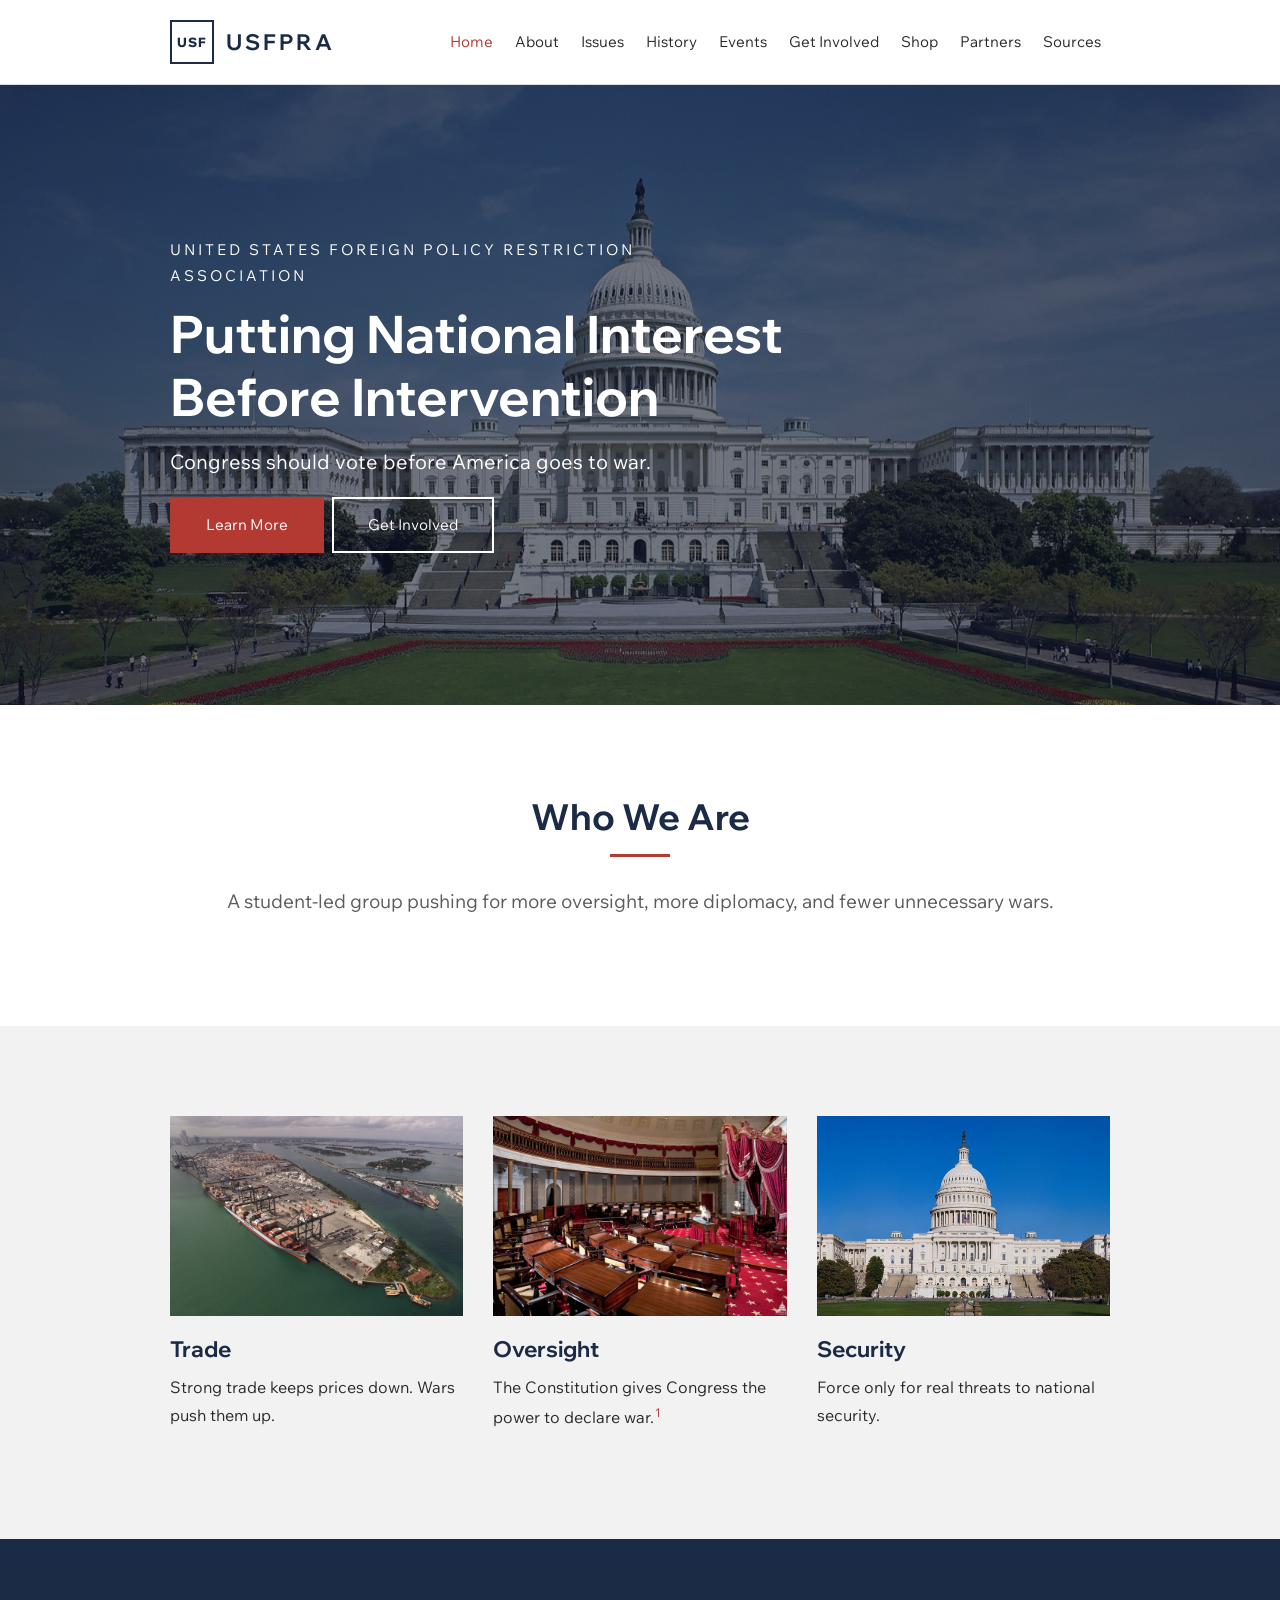
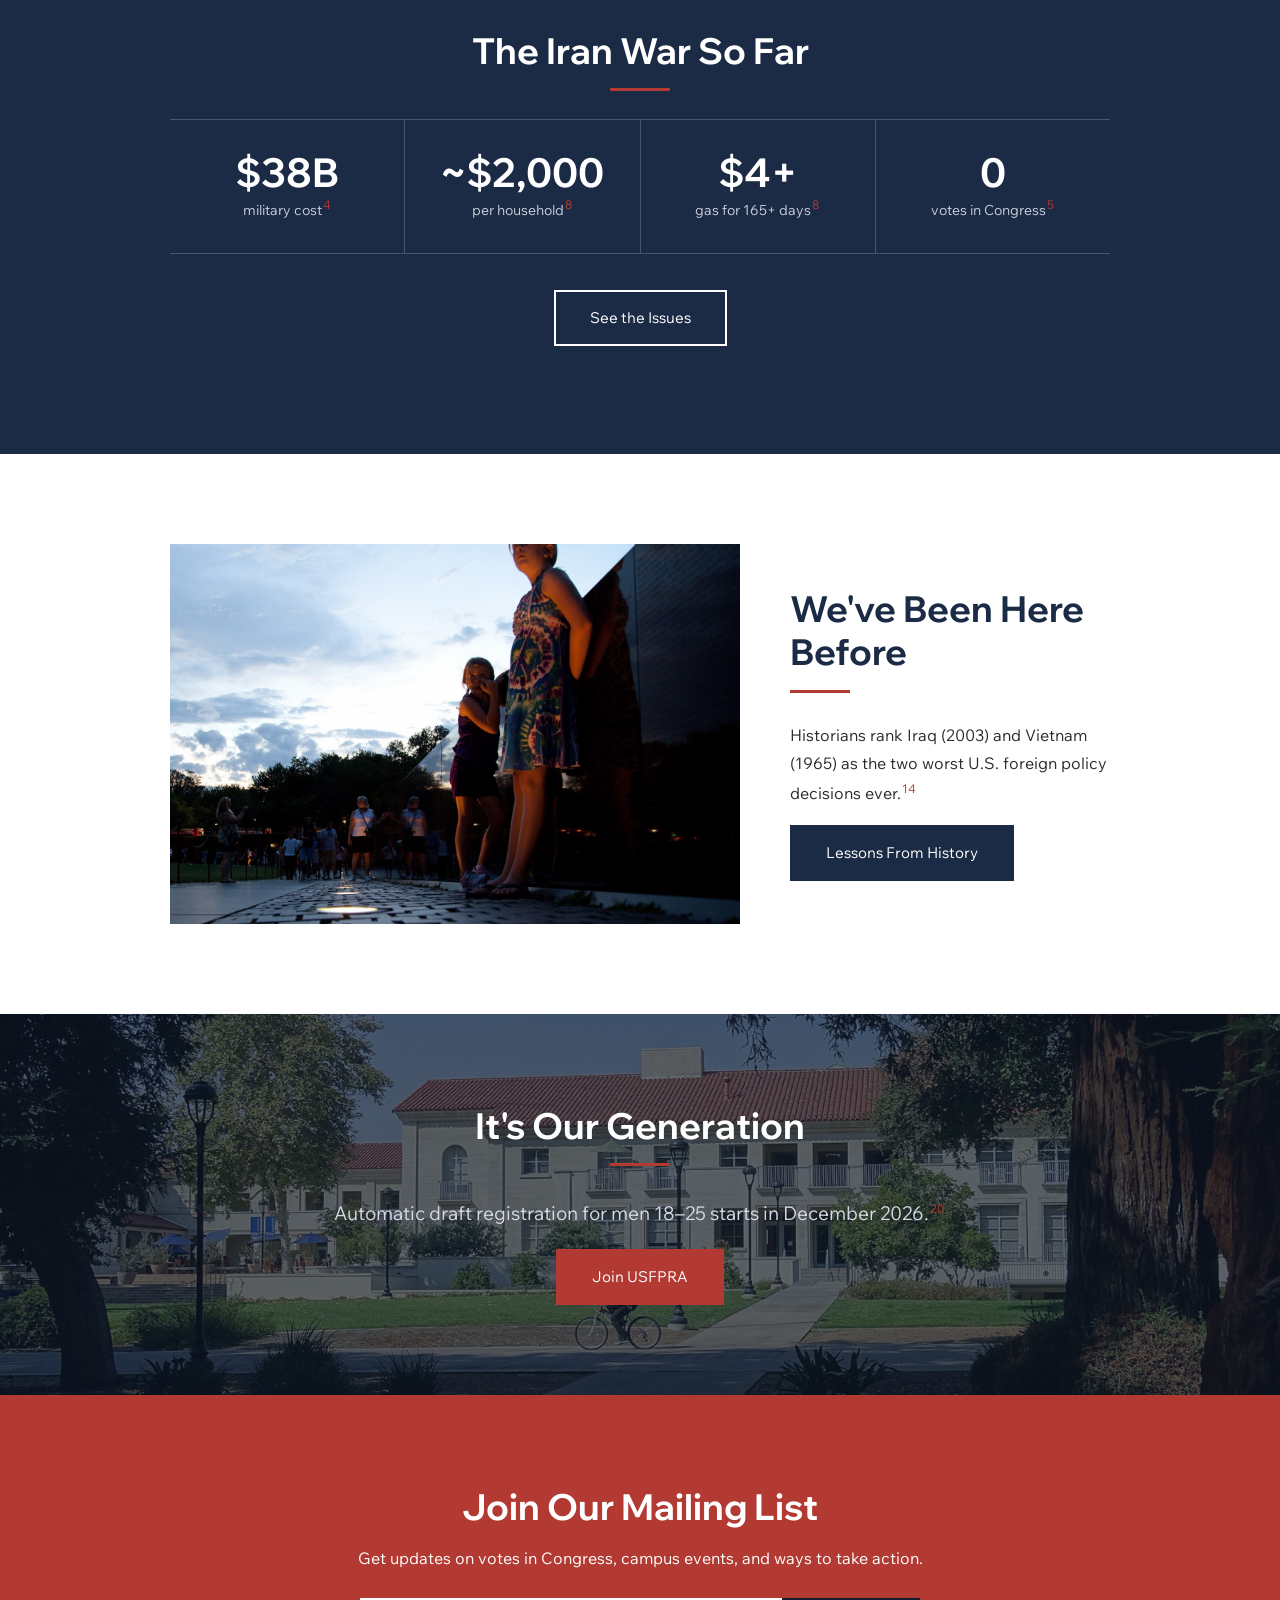
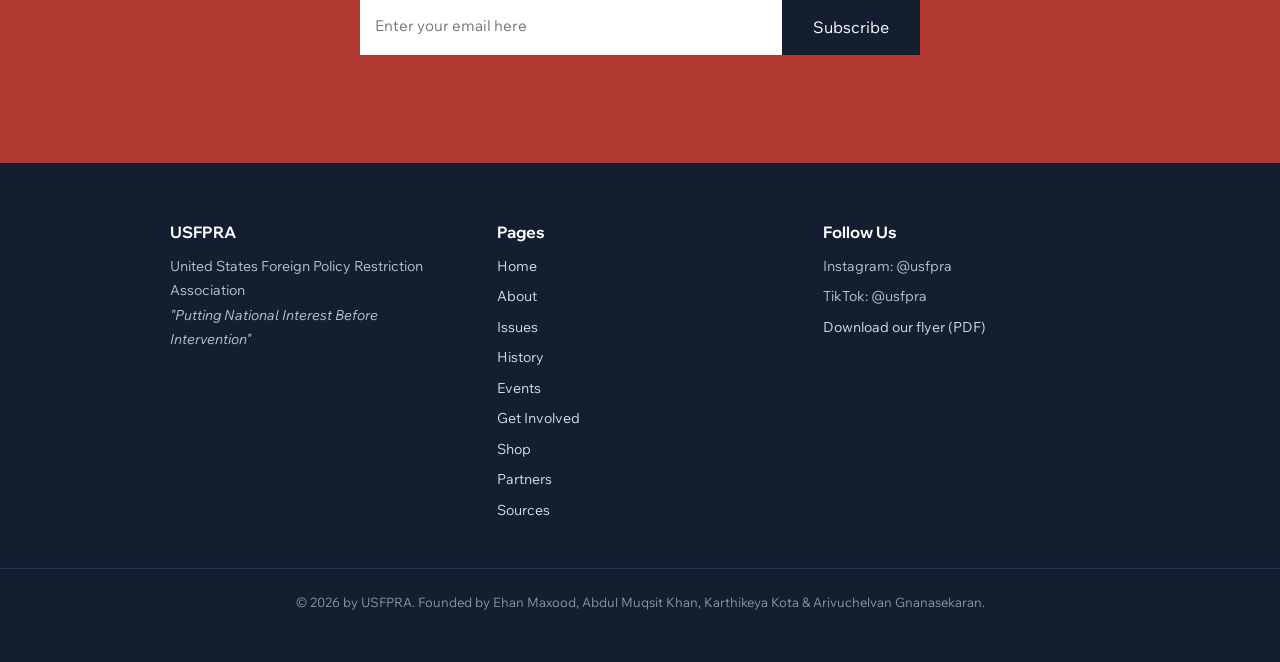
<file: index.html>
<!DOCTYPE html>
<html lang="en">
<head>
<meta charset="utf-8">
<meta name="viewport" content="width=device-width, initial-scale=1">
<title>USFPRA | United States Foreign Policy Restriction Association</title>
<meta name="description" content="USFPRA is a student-led interest group calling for congressional oversight, diplomacy, and transparency in U.S. foreign policy.">
<link rel="preconnect" href="https://fonts.googleapis.com">
<link rel="preconnect" href="https://fonts.gstatic.com" crossorigin>
<link href="https://fonts.googleapis.com/css2?family=Wix+Madefor+Display:wght@500;600;700;800&family=Wix+Madefor+Text:ital,wght@0,400;0,600;1,400&display=swap" rel="stylesheet">
<link rel="stylesheet" href="style.css?v=1792966516">
<link rel="icon" href="data:image/svg+xml,%3Csvg xmlns='http://www.w3.org/2000/svg' viewBox='0 0 32 32'%3E%3Crect width='32' height='32' fill='%231c2b45'/%3E%3Ctext x='16' y='21' font-family='Arial' font-weight='700' font-size='11' fill='white' text-anchor='middle'%3EUSF%3C/text%3E%3C/svg%3E">
</head>
<body>
<header class="site-header">
  <div class="container">
    <a class="logo" href="index.html">
      <span class="logo-mark">USF</span>
      <span class="logo-text"><b>USFPRA</b></span>
    </a>
    <button class="nav-toggle" aria-label="Menu" aria-expanded="false"><span></span><span></span><span></span></button>
    <nav class="main-nav">
      <ul>
        <li><a href="index.html" class="active" aria-current="page">Home</a></li>
        <li><a href="about.html">About</a></li>
        <li><a href="issues.html">Issues</a></li>
        <li><a href="history.html">History</a></li>
        <li><a href="events.html">Events</a></li>
        <li><a href="get-involved.html">Get Involved</a></li>
        <li><a href="shop.html">Shop</a></li>
        <li><a href="partners.html">Partners</a></li>
        <li><a href="sources.html">Sources</a></li>
      </ul>
    </nav>
  </div>
</header>
<main>
<section class="hero" style="background-image:url('img/capitol.jpg')">
  <div class="container">
    <p class="tagline">United States Foreign Policy Restriction Association</p>
    <h1>Putting National Interest Before Intervention</h1>
    <p>Congress should vote before America goes to war.</p>
    <a class="btn" href="about.html">Learn More</a>&nbsp;
    <a class="btn btn-outline" href="get-involved.html">Get Involved</a>
  </div>
</section>

<section class="strip">
  <div class="container center reveal">
    <h2>Who We Are</h2>
    <hr class="divider">
    <p class="lead">A student-led group pushing for more oversight, more diplomacy, and fewer unnecessary wars.</p>
  </div>
</section>

<section class="strip strip-gray">
  <div class="container">
    <div class="cols-3">
      <div class="item reveal">
        <img src="img/trade.jpg" alt="Cargo ships at the Port of Miami">
        <h3>Trade</h3>
        <p>Strong trade keeps prices down. Wars push them up.</p>
      </div>
      <div class="item reveal">
        <img src="img/senate.jpg" alt="The Old Senate Chamber">
        <h3>Oversight</h3>
        <p>The Constitution gives Congress the power to declare war.<sup><a href="sources.html#s1">1</a></sup></p>
      </div>
      <div class="item reveal">
        <img src="img/capitol-full.jpg" alt="The U.S. Capitol">
        <h3>Security</h3>
        <p>Force only for real threats to national security.</p>
      </div>
    </div>
  </div>
</section>

<section class="strip strip-navy">
  <div class="container">
    <div class="center reveal">
      <h2>The Iran War So Far</h2>
      <hr class="divider">
    </div>
    <div class="numbers reveal">
      <div><b>$38B</b><span>military cost<sup><a href="sources.html#s4">4</a></sup></span></div>
      <div><b>~$2,000</b><span>per household<sup><a href="sources.html#s8">8</a></sup></span></div>
      <div><b>$4+</b><span>gas for 165+ days<sup><a href="sources.html#s8">8</a></sup></span></div>
      <div><b>0</b><span>votes in Congress<sup><a href="sources.html#s5">5</a></sup></span></div>
    </div>
    <p class="center" style="margin-top:36px"><a class="btn btn-outline" href="issues.html">See the Issues</a></p>
  </div>
</section>

<section class="strip">
  <div class="container">
    <div class="split reveal">
      <img src="img/memorial.jpg" alt="The Vietnam Veterans Memorial">
      <div>
        <h2>We've Been Here Before</h2>
        <hr class="divider">
        <p>Historians rank Iraq (2003) and Vietnam (1965) as the two worst U.S. foreign policy decisions ever.<sup><a href="sources.html#s14">14</a></sup></p>
        <a class="btn btn-navy" href="history.html">Lessons From History</a>
      </div>
    </div>
  </div>
</section>

<section class="strip strip-photo" style="background-image:url('img/campus.jpg')">
  <div class="container center reveal">
    <h2>It's Our Generation</h2>
    <hr class="divider">
    <p class="lead">Automatic draft registration for men 18–25 starts in December 2026.<sup><a href="sources.html#s20">20</a></sup></p>
    <a class="btn" href="get-involved.html">Join USFPRA</a>
  </div>
</section>
</main>

<section class="strip strip-red center">
  <div class="container">
    <h2>Join Our Mailing List</h2>
    <p>Get updates on votes in Congress, campus events, and ways to take action.</p>
    <form class="subscribe-form" name="newsletter" method="POST" data-netlify="true" netlify-honeypot="bot-field">
      <input type="hidden" name="form-name" value="newsletter">
      <p hidden><label>Don't fill this out: <input name="bot-field"></label></p>
      <div class="subscribe">
        <input type="email" name="email" placeholder="Enter your email here" aria-label="Email" required>
        <button type="submit">Subscribe</button>
      </div>
      <p class="form-msg" aria-live="polite"></p>
    </form>
  </div>
</section>

<footer class="site-footer">
  <div class="container">
    <div>
      <h4>USFPRA</h4>
      <p>United States Foreign Policy Restriction Association<br>
      <em>"Putting National Interest Before Intervention"</em></p>
    </div>
    <div>
      <h4>Pages</h4>
      <ul>
        <li><a href="index.html">Home</a></li>
        <li><a href="about.html">About</a></li>
        <li><a href="issues.html">Issues</a></li>
        <li><a href="history.html">History</a></li>
        <li><a href="events.html">Events</a></li>
        <li><a href="get-involved.html">Get Involved</a></li>
        <li><a href="shop.html">Shop</a></li>
        <li><a href="partners.html">Partners</a></li>
        <li><a href="sources.html">Sources</a></li>
      </ul>
    </div>
    <div>
      <h4>Follow Us</h4>
      <ul>
        <li>Instagram: @usfpra</li>
        <li>TikTok: @usfpra</li>
        <li><a href="USFPRA-Flyer.pdf">Download our flyer (PDF)</a></li>
      </ul>
    </div>
  </div>
  <p class="copyright">&copy; <span class="year">2026</span> by USFPRA. Founded by Ehan Maxood, Abdul Muqsit Khan, Karthikeya Kota &amp; Arivuchelvan Gnanasekaran.</p>
</footer>
<script src="main.js?v=1792966516"></script>
</body>
</html>
</file>
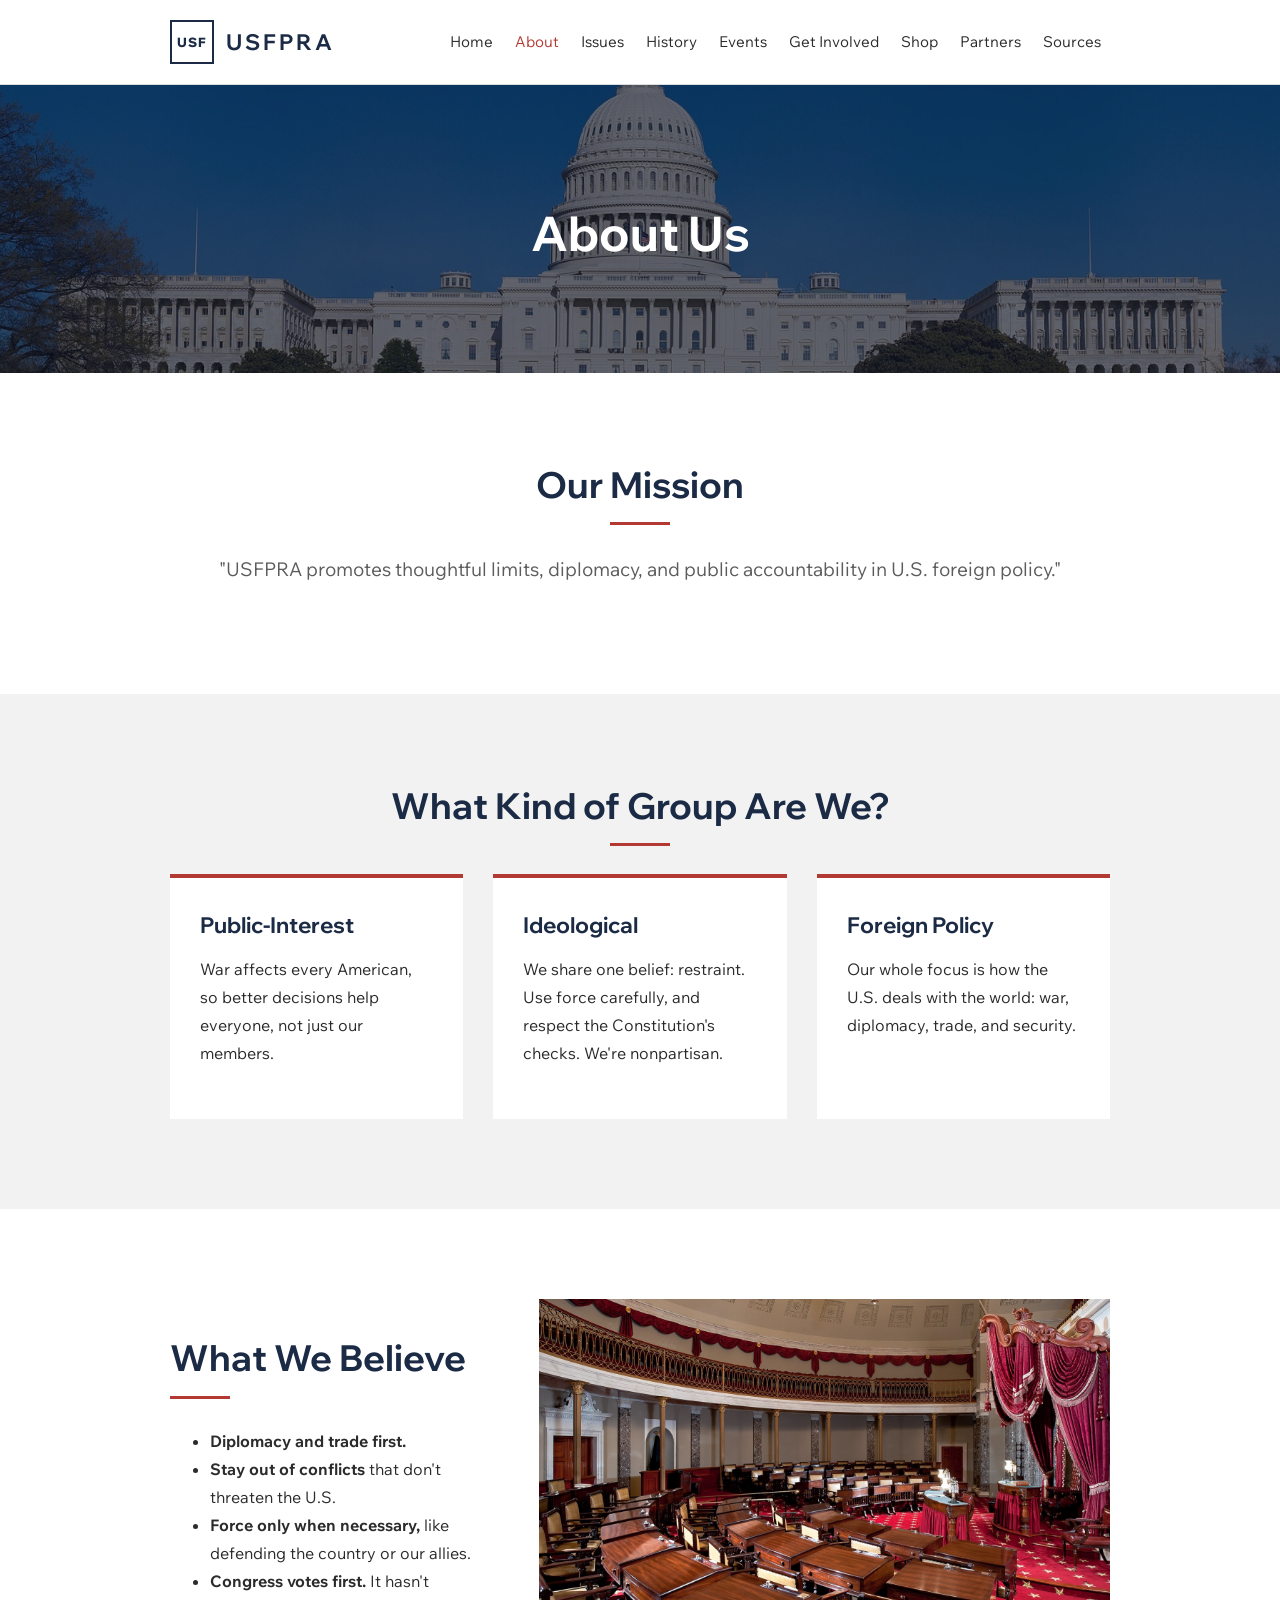
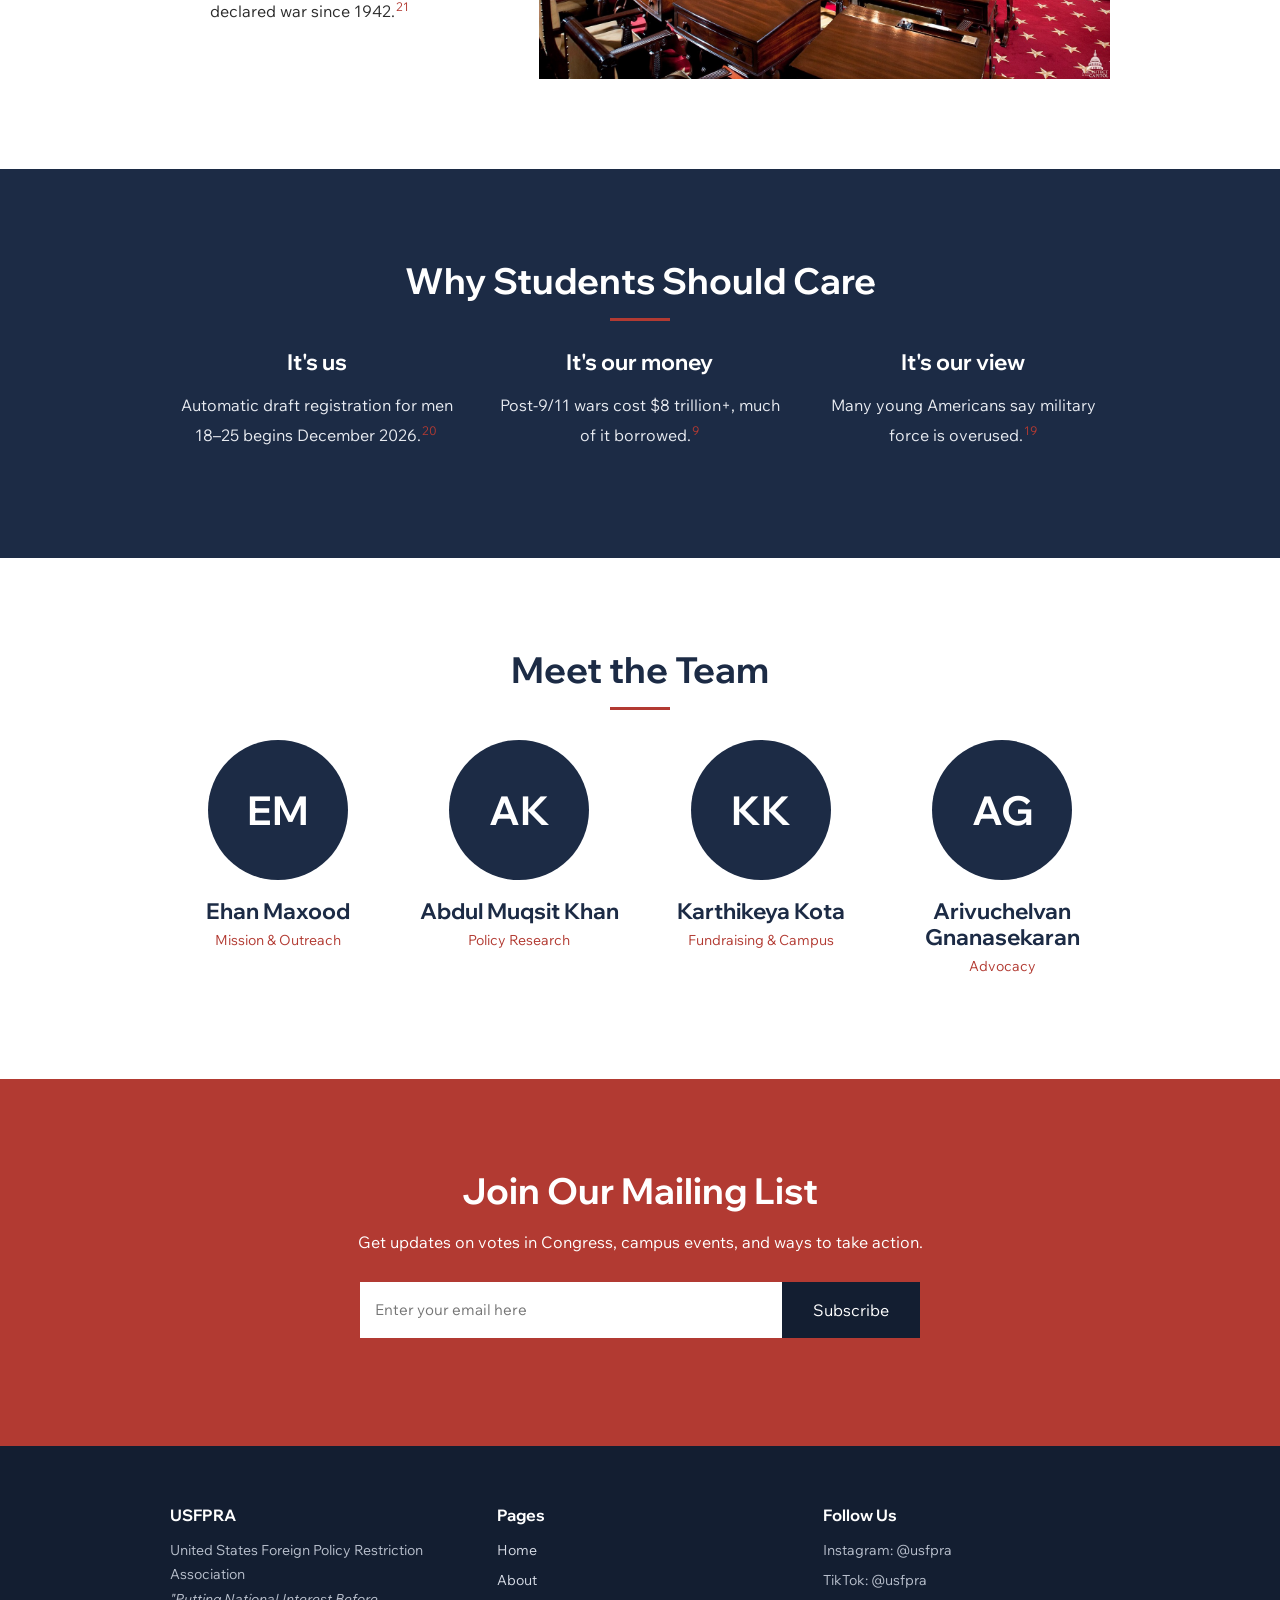
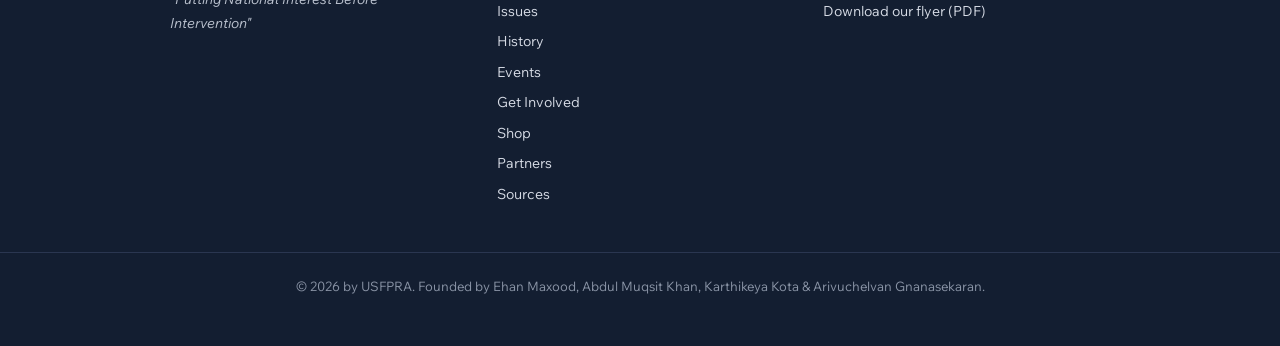
<file: about.html>
<!DOCTYPE html>
<html lang="en">
<head>
<meta charset="utf-8">
<meta name="viewport" content="width=device-width, initial-scale=1">
<title>About Us | USFPRA</title>
<meta name="description" content="USFPRA's mission, what kind of interest group we are, what we believe, and who we are.">
<link rel="preconnect" href="https://fonts.googleapis.com">
<link rel="preconnect" href="https://fonts.gstatic.com" crossorigin>
<link href="https://fonts.googleapis.com/css2?family=Wix+Madefor+Display:wght@500;600;700;800&family=Wix+Madefor+Text:ital,wght@0,400;0,600;1,400&display=swap" rel="stylesheet">
<link rel="stylesheet" href="style.css?v=1792966516">
<link rel="icon" href="data:image/svg+xml,%3Csvg xmlns='http://www.w3.org/2000/svg' viewBox='0 0 32 32'%3E%3Crect width='32' height='32' fill='%231c2b45'/%3E%3Ctext x='16' y='21' font-family='Arial' font-weight='700' font-size='11' fill='white' text-anchor='middle'%3EUSF%3C/text%3E%3C/svg%3E">
</head>
<body>
<header class="site-header">
  <div class="container">
    <a class="logo" href="index.html">
      <span class="logo-mark">USF</span>
      <span class="logo-text"><b>USFPRA</b></span>
    </a>
    <button class="nav-toggle" aria-label="Menu" aria-expanded="false"><span></span><span></span><span></span></button>
    <nav class="main-nav">
      <ul>
        <li><a href="index.html">Home</a></li>
        <li><a href="about.html" class="active" aria-current="page">About</a></li>
        <li><a href="issues.html">Issues</a></li>
        <li><a href="history.html">History</a></li>
        <li><a href="events.html">Events</a></li>
        <li><a href="get-involved.html">Get Involved</a></li>
        <li><a href="shop.html">Shop</a></li>
        <li><a href="partners.html">Partners</a></li>
        <li><a href="sources.html">Sources</a></li>
      </ul>
    </nav>
  </div>
</header>
<main>
<section class="page-banner" style="background-image:url('img/capitol-full.jpg')">
  <div class="container">
    <h1>About Us</h1>
  </div>
</section>

<section class="strip">
  <div class="container center reveal">
    <h2>Our Mission</h2>
    <hr class="divider">
    <p class="lead">"USFPRA promotes thoughtful limits, diplomacy, and public accountability in U.S. foreign policy."</p>
  </div>
</section>

<section class="strip strip-gray">
  <div class="container">
    <div class="center reveal">
      <h2>What Kind of Group Are We?</h2>
      <hr class="divider">
    </div>
    <div class="cols-3">
      <div class="box reveal">
        <h3>Public-Interest</h3>
        <p>War affects every American, so better decisions help everyone, not just our members.</p>
      </div>
      <div class="box reveal">
        <h3>Ideological</h3>
        <p>We share one belief: restraint. Use force carefully, and respect the Constitution's checks. We're nonpartisan.</p>
      </div>
      <div class="box reveal">
        <h3>Foreign Policy</h3>
        <p>Our whole focus is how the U.S. deals with the world: war, diplomacy, trade, and security.</p>
      </div>
    </div>
  </div>
</section>

<section class="strip">
  <div class="container">
    <div class="split reveal">
      <div>
        <h2>What We Believe</h2>
        <hr class="divider">
        <ul>
          <li><strong>Diplomacy and trade first.</strong></li>
          <li><strong>Stay out of conflicts</strong> that don't threaten the U.S.</li>
          <li><strong>Force only when necessary,</strong> like defending the country or our allies.</li>
          <li><strong>Congress votes first.</strong> It hasn't declared war since 1942.<sup><a href="sources.html#s21">21</a></sup></li>
        </ul>
      </div>
      <img src="img/senate.jpg" alt="The Old Senate Chamber">
    </div>
  </div>
</section>

<section class="strip strip-navy">
  <div class="container">
    <div class="center reveal">
      <h2>Why Students Should Care</h2>
      <hr class="divider">
    </div>
    <div class="cols-3 center">
      <div class="reveal"><h3>It's us</h3><p>Automatic draft registration for men 18–25 begins December 2026.<sup><a href="sources.html#s20">20</a></sup></p></div>
      <div class="reveal"><h3>It's our money</h3><p>Post-9/11 wars cost $8 trillion+, much of it borrowed.<sup><a href="sources.html#s9">9</a></sup></p></div>
      <div class="reveal"><h3>It's our view</h3><p>Many young Americans say military force is overused.<sup><a href="sources.html#s19">19</a></sup></p></div>
    </div>
  </div>
</section>

<section class="strip">
  <div class="container">
    <div class="center reveal">
      <h2>Meet the Team</h2>
      <hr class="divider">
    </div>
    <div class="team" style="margin-top:30px">
      <div class="reveal"><div class="avatar">EM</div><h3>Ehan Maxood</h3><p class="role">Mission &amp; Outreach</p></div>
      <div class="reveal"><div class="avatar">AK</div><h3>Abdul Muqsit Khan</h3><p class="role">Policy Research</p></div>
      <div class="reveal"><div class="avatar">KK</div><h3>Karthikeya Kota</h3><p class="role">Fundraising &amp; Campus</p></div>
      <div class="reveal"><div class="avatar">AG</div><h3>Arivuchelvan Gnanasekaran</h3><p class="role">Advocacy</p></div>
    </div>
  </div>
</section>
</main>

<section class="strip strip-red center">
  <div class="container">
    <h2>Join Our Mailing List</h2>
    <p>Get updates on votes in Congress, campus events, and ways to take action.</p>
    <form class="subscribe-form" name="newsletter" method="POST" data-netlify="true" netlify-honeypot="bot-field">
      <input type="hidden" name="form-name" value="newsletter">
      <p hidden><label>Don't fill this out: <input name="bot-field"></label></p>
      <div class="subscribe">
        <input type="email" name="email" placeholder="Enter your email here" aria-label="Email" required>
        <button type="submit">Subscribe</button>
      </div>
      <p class="form-msg" aria-live="polite"></p>
    </form>
  </div>
</section>

<footer class="site-footer">
  <div class="container">
    <div>
      <h4>USFPRA</h4>
      <p>United States Foreign Policy Restriction Association<br>
      <em>"Putting National Interest Before Intervention"</em></p>
    </div>
    <div>
      <h4>Pages</h4>
      <ul>
        <li><a href="index.html">Home</a></li>
        <li><a href="about.html">About</a></li>
        <li><a href="issues.html">Issues</a></li>
        <li><a href="history.html">History</a></li>
        <li><a href="events.html">Events</a></li>
        <li><a href="get-involved.html">Get Involved</a></li>
        <li><a href="shop.html">Shop</a></li>
        <li><a href="partners.html">Partners</a></li>
        <li><a href="sources.html">Sources</a></li>
      </ul>
    </div>
    <div>
      <h4>Follow Us</h4>
      <ul>
        <li>Instagram: @usfpra</li>
        <li>TikTok: @usfpra</li>
        <li><a href="USFPRA-Flyer.pdf">Download our flyer (PDF)</a></li>
      </ul>
    </div>
  </div>
  <p class="copyright">&copy; <span class="year">2026</span> by USFPRA. Founded by Ehan Maxood, Abdul Muqsit Khan, Karthikeya Kota &amp; Arivuchelvan Gnanasekaran.</p>
</footer>
<script src="main.js?v=1792966516"></script>
</body>
</html>
</file>
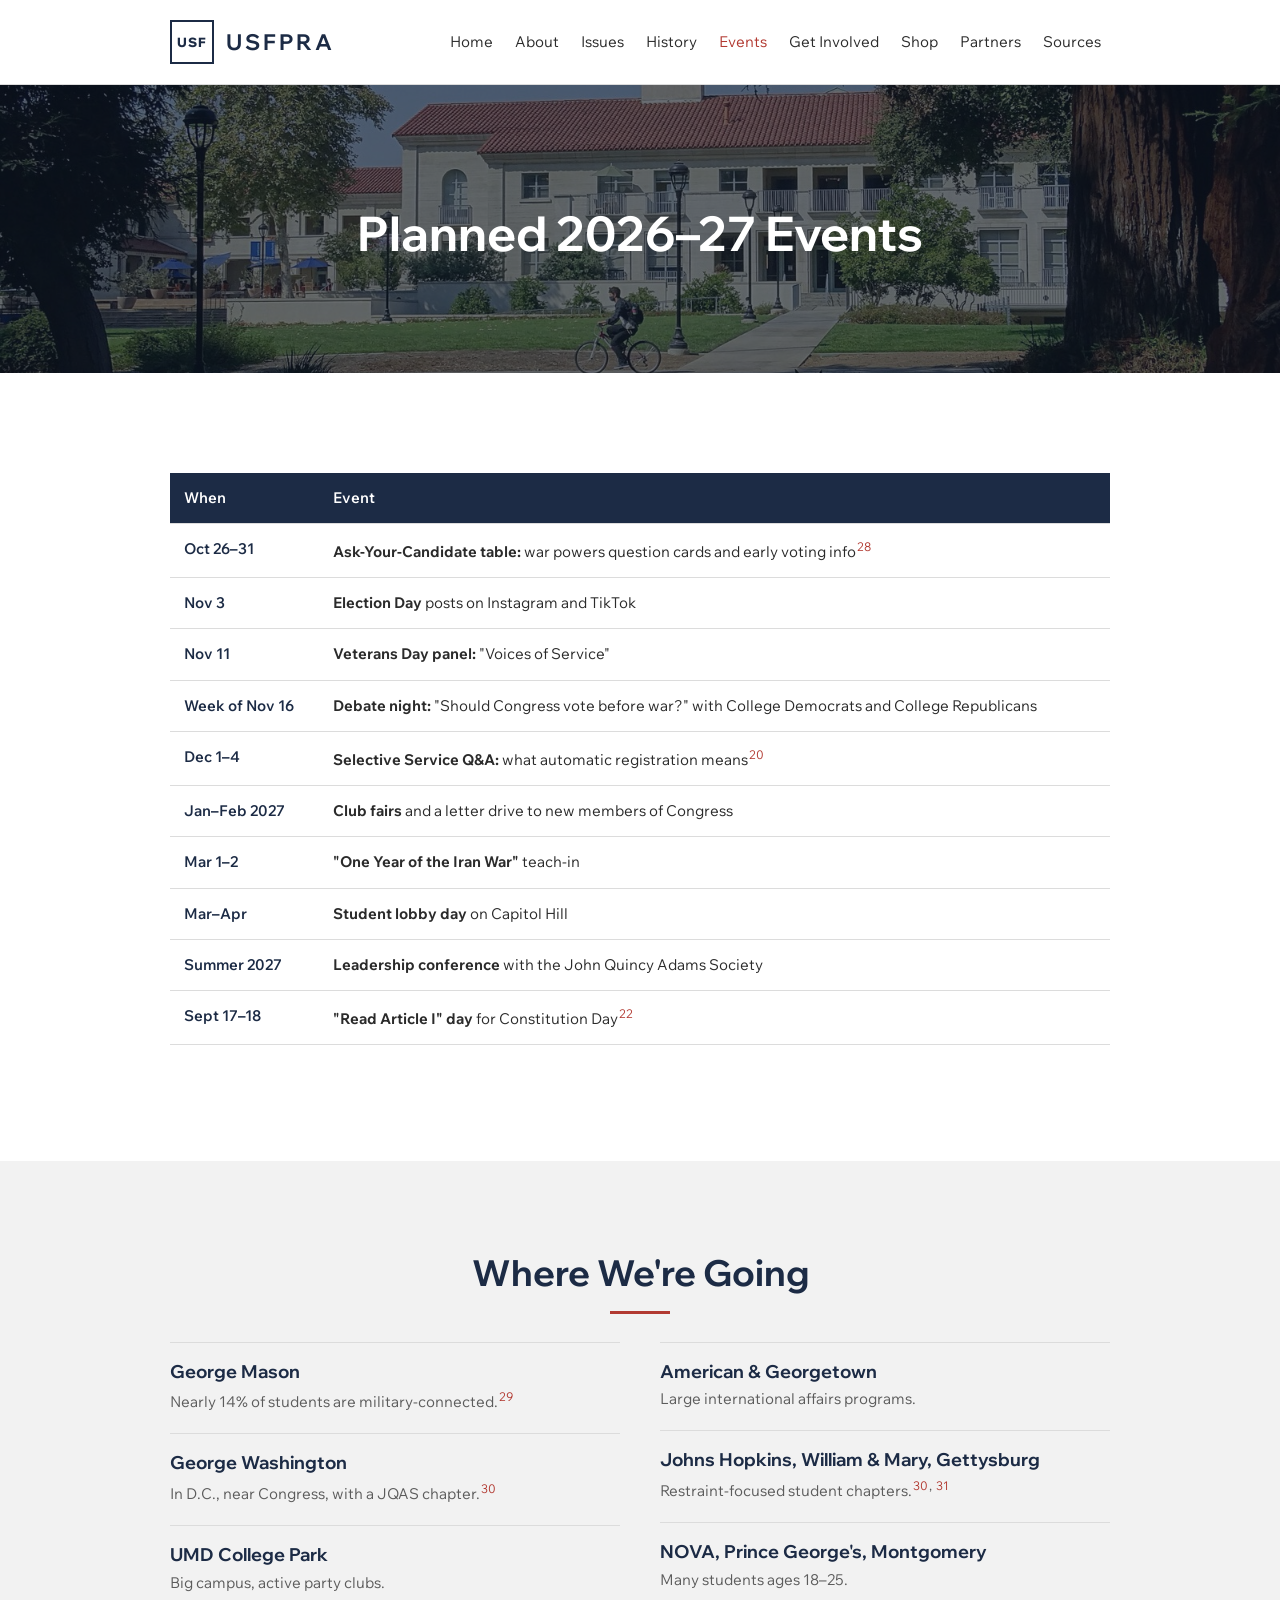
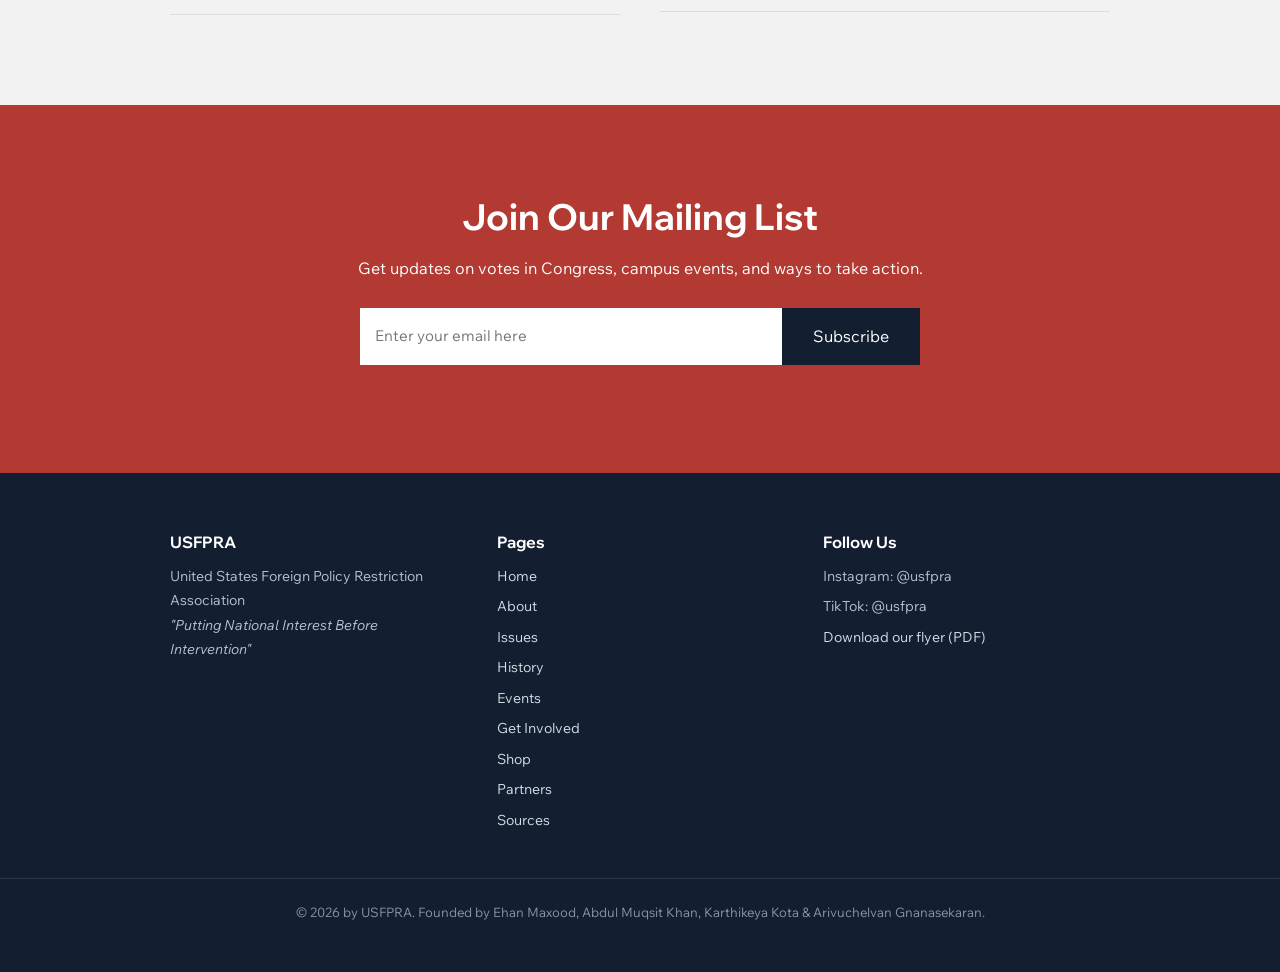
<file: events.html>
<!DOCTYPE html>
<html lang="en">
<head>
<meta charset="utf-8">
<meta name="viewport" content="width=device-width, initial-scale=1">
<title>Events | USFPRA</title>
<meta name="description" content="USFPRA's planned 2026-27 events and the campuses we plan to reach.">
<link rel="preconnect" href="https://fonts.googleapis.com">
<link rel="preconnect" href="https://fonts.gstatic.com" crossorigin>
<link href="https://fonts.googleapis.com/css2?family=Wix+Madefor+Display:wght@500;600;700;800&family=Wix+Madefor+Text:ital,wght@0,400;0,600;1,400&display=swap" rel="stylesheet">
<link rel="stylesheet" href="style.css?v=1792966516">
<link rel="icon" href="data:image/svg+xml,%3Csvg xmlns='http://www.w3.org/2000/svg' viewBox='0 0 32 32'%3E%3Crect width='32' height='32' fill='%231c2b45'/%3E%3Ctext x='16' y='21' font-family='Arial' font-weight='700' font-size='11' fill='white' text-anchor='middle'%3EUSF%3C/text%3E%3C/svg%3E">
</head>
<body>
<header class="site-header">
  <div class="container">
    <a class="logo" href="index.html">
      <span class="logo-mark">USF</span>
      <span class="logo-text"><b>USFPRA</b></span>
    </a>
    <button class="nav-toggle" aria-label="Menu" aria-expanded="false"><span></span><span></span><span></span></button>
    <nav class="main-nav">
      <ul>
        <li><a href="index.html">Home</a></li>
        <li><a href="about.html">About</a></li>
        <li><a href="issues.html">Issues</a></li>
        <li><a href="history.html">History</a></li>
        <li><a href="events.html" class="active" aria-current="page">Events</a></li>
        <li><a href="get-involved.html">Get Involved</a></li>
        <li><a href="shop.html">Shop</a></li>
        <li><a href="partners.html">Partners</a></li>
        <li><a href="sources.html">Sources</a></li>
      </ul>
    </nav>
  </div>
</header>
<main>
<section class="page-banner" style="background-image:url('img/campus.jpg')">
  <div class="container">
    <h1>Planned 2026–27 Events</h1>
  </div>
</section>

<section class="strip">
  <div class="container">
    <div class="reveal" style="overflow-x:auto">
      <table class="simple events">
        <tr><th>When</th><th>Event</th></tr>
        <tr><td>Oct 26–31</td><td><strong>Ask-Your-Candidate table:</strong> war powers question cards and early voting info<sup><a href="sources.html#s28">28</a></sup></td></tr>
        <tr><td>Nov 3</td><td><strong>Election Day</strong> posts on Instagram and TikTok</td></tr>
        <tr><td>Nov 11</td><td><strong>Veterans Day panel:</strong> "Voices of Service"</td></tr>
        <tr><td>Week of Nov 16</td><td><strong>Debate night:</strong> "Should Congress vote before war?" with College Democrats and College Republicans</td></tr>
        <tr><td>Dec 1–4</td><td><strong>Selective Service Q&amp;A:</strong> what automatic registration means<sup><a href="sources.html#s20">20</a></sup></td></tr>
        <tr><td>Jan–Feb 2027</td><td><strong>Club fairs</strong> and a letter drive to new members of Congress</td></tr>
        <tr><td>Mar 1–2</td><td><strong>"One Year of the Iran War"</strong> teach-in</td></tr>
        <tr><td>Mar–Apr</td><td><strong>Student lobby day</strong> on Capitol Hill</td></tr>
        <tr><td>Summer 2027</td><td><strong>Leadership conference</strong> with the John Quincy Adams Society</td></tr>
        <tr><td>Sept 17–18</td><td><strong>"Read Article I" day</strong> for Constitution Day<sup><a href="sources.html#s22">22</a></sup></td></tr>
      </table>
    </div>
  </div>
</section>

<section class="strip strip-gray">
  <div class="container">
    <div class="center reveal">
      <h2>Where We're Going</h2>
      <hr class="divider">
    </div>
    <div class="cols-2 reveal" style="margin-top:20px">
      <div>
        <div class="college"><h4>George Mason</h4><p>Nearly 14% of students are military-connected.<sup><a href="sources.html#s29">29</a></sup></p></div>
        <div class="college"><h4>George Washington</h4><p>In D.C., near Congress, with a JQAS chapter.<sup><a href="sources.html#s30">30</a></sup></p></div>
        <div class="college"><h4>UMD College Park</h4><p>Big campus, active party clubs.</p></div>
      </div>
      <div>
        <div class="college"><h4>American &amp; Georgetown</h4><p>Large international affairs programs.</p></div>
        <div class="college"><h4>Johns Hopkins, William &amp; Mary, Gettysburg</h4><p>Restraint-focused student chapters.<sup><a href="sources.html#s30">30</a>, <a href="sources.html#s31">31</a></sup></p></div>
        <div class="college"><h4>NOVA, Prince George's, Montgomery</h4><p>Many students ages 18–25.</p></div>
      </div>
    </div>
  </div>
</section>
</main>

<section class="strip strip-red center">
  <div class="container">
    <h2>Join Our Mailing List</h2>
    <p>Get updates on votes in Congress, campus events, and ways to take action.</p>
    <form class="subscribe-form" name="newsletter" method="POST" data-netlify="true" netlify-honeypot="bot-field">
      <input type="hidden" name="form-name" value="newsletter">
      <p hidden><label>Don't fill this out: <input name="bot-field"></label></p>
      <div class="subscribe">
        <input type="email" name="email" placeholder="Enter your email here" aria-label="Email" required>
        <button type="submit">Subscribe</button>
      </div>
      <p class="form-msg" aria-live="polite"></p>
    </form>
  </div>
</section>

<footer class="site-footer">
  <div class="container">
    <div>
      <h4>USFPRA</h4>
      <p>United States Foreign Policy Restriction Association<br>
      <em>"Putting National Interest Before Intervention"</em></p>
    </div>
    <div>
      <h4>Pages</h4>
      <ul>
        <li><a href="index.html">Home</a></li>
        <li><a href="about.html">About</a></li>
        <li><a href="issues.html">Issues</a></li>
        <li><a href="history.html">History</a></li>
        <li><a href="events.html">Events</a></li>
        <li><a href="get-involved.html">Get Involved</a></li>
        <li><a href="shop.html">Shop</a></li>
        <li><a href="partners.html">Partners</a></li>
        <li><a href="sources.html">Sources</a></li>
      </ul>
    </div>
    <div>
      <h4>Follow Us</h4>
      <ul>
        <li>Instagram: @usfpra</li>
        <li>TikTok: @usfpra</li>
        <li><a href="USFPRA-Flyer.pdf">Download our flyer (PDF)</a></li>
      </ul>
    </div>
  </div>
  <p class="copyright">&copy; <span class="year">2026</span> by USFPRA. Founded by Ehan Maxood, Abdul Muqsit Khan, Karthikeya Kota &amp; Arivuchelvan Gnanasekaran.</p>
</footer>
<script src="main.js?v=1792966516"></script>
</body>
</html>
</file>
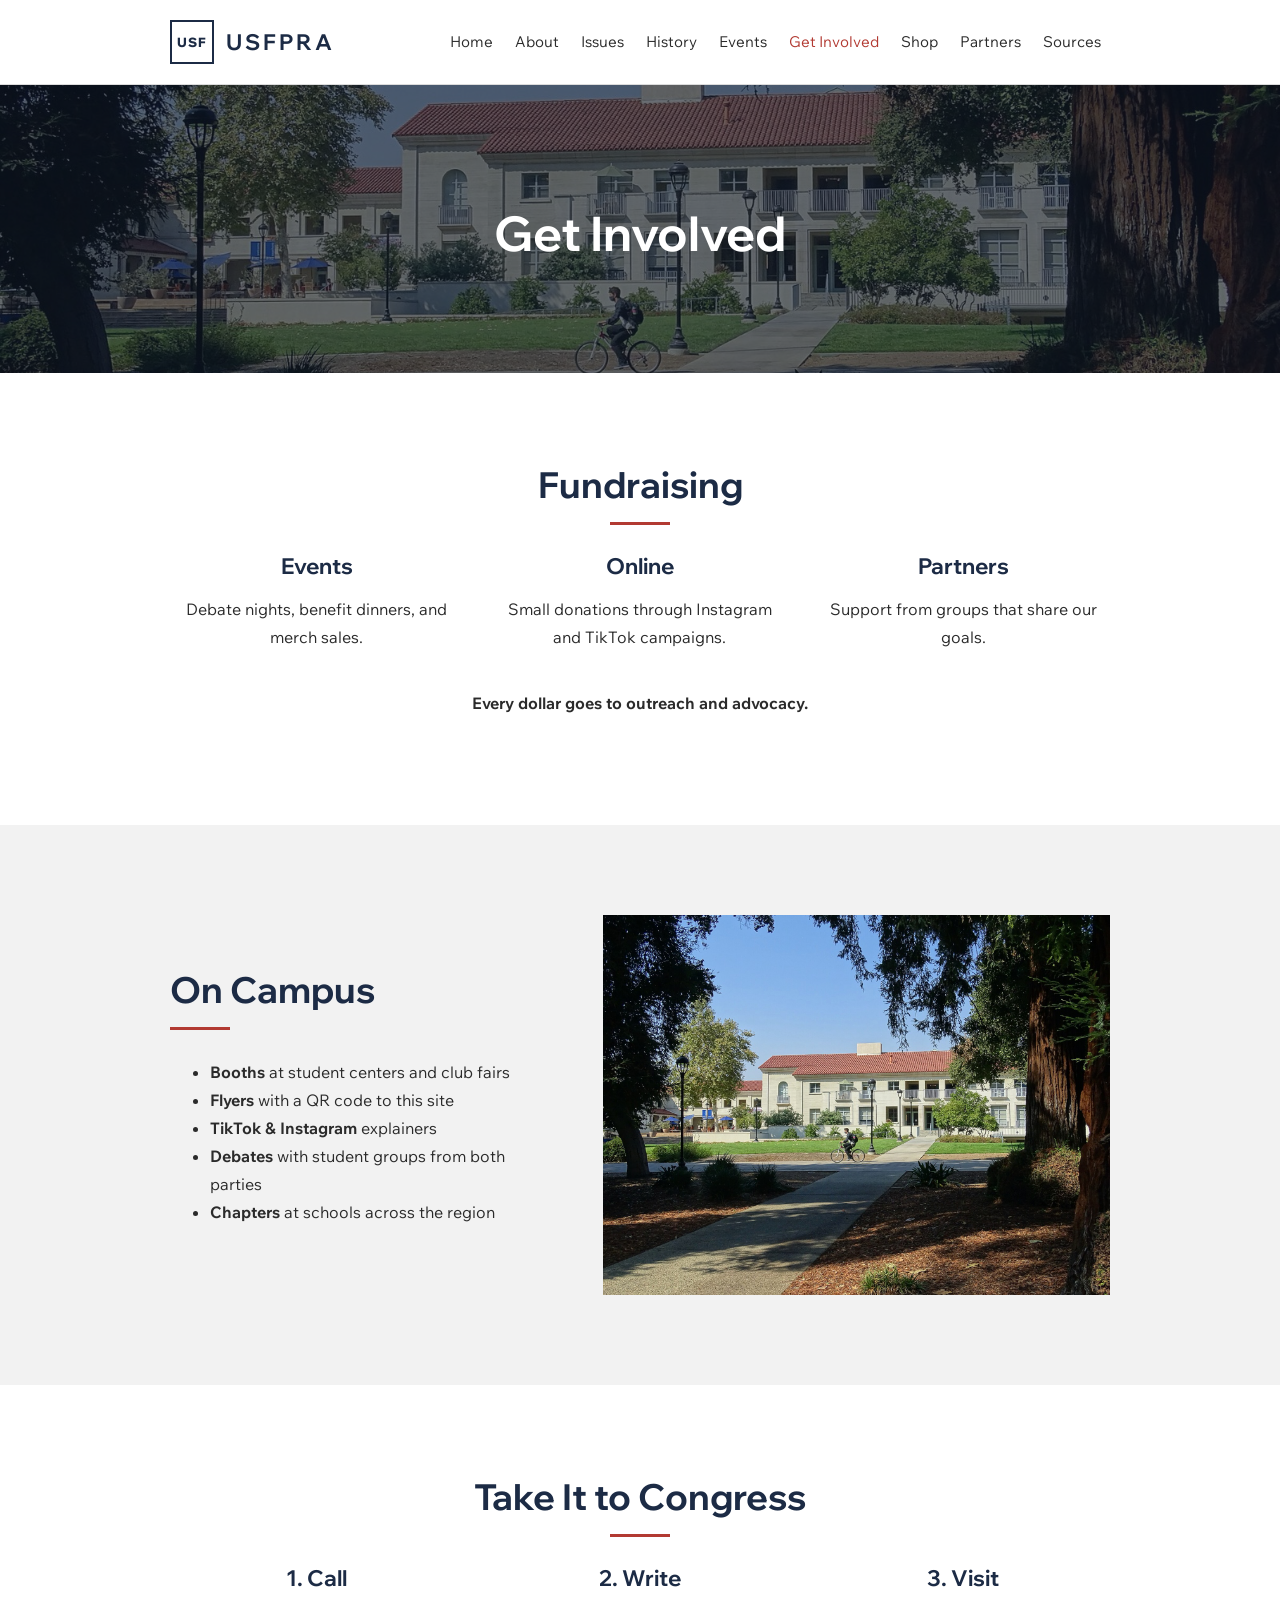
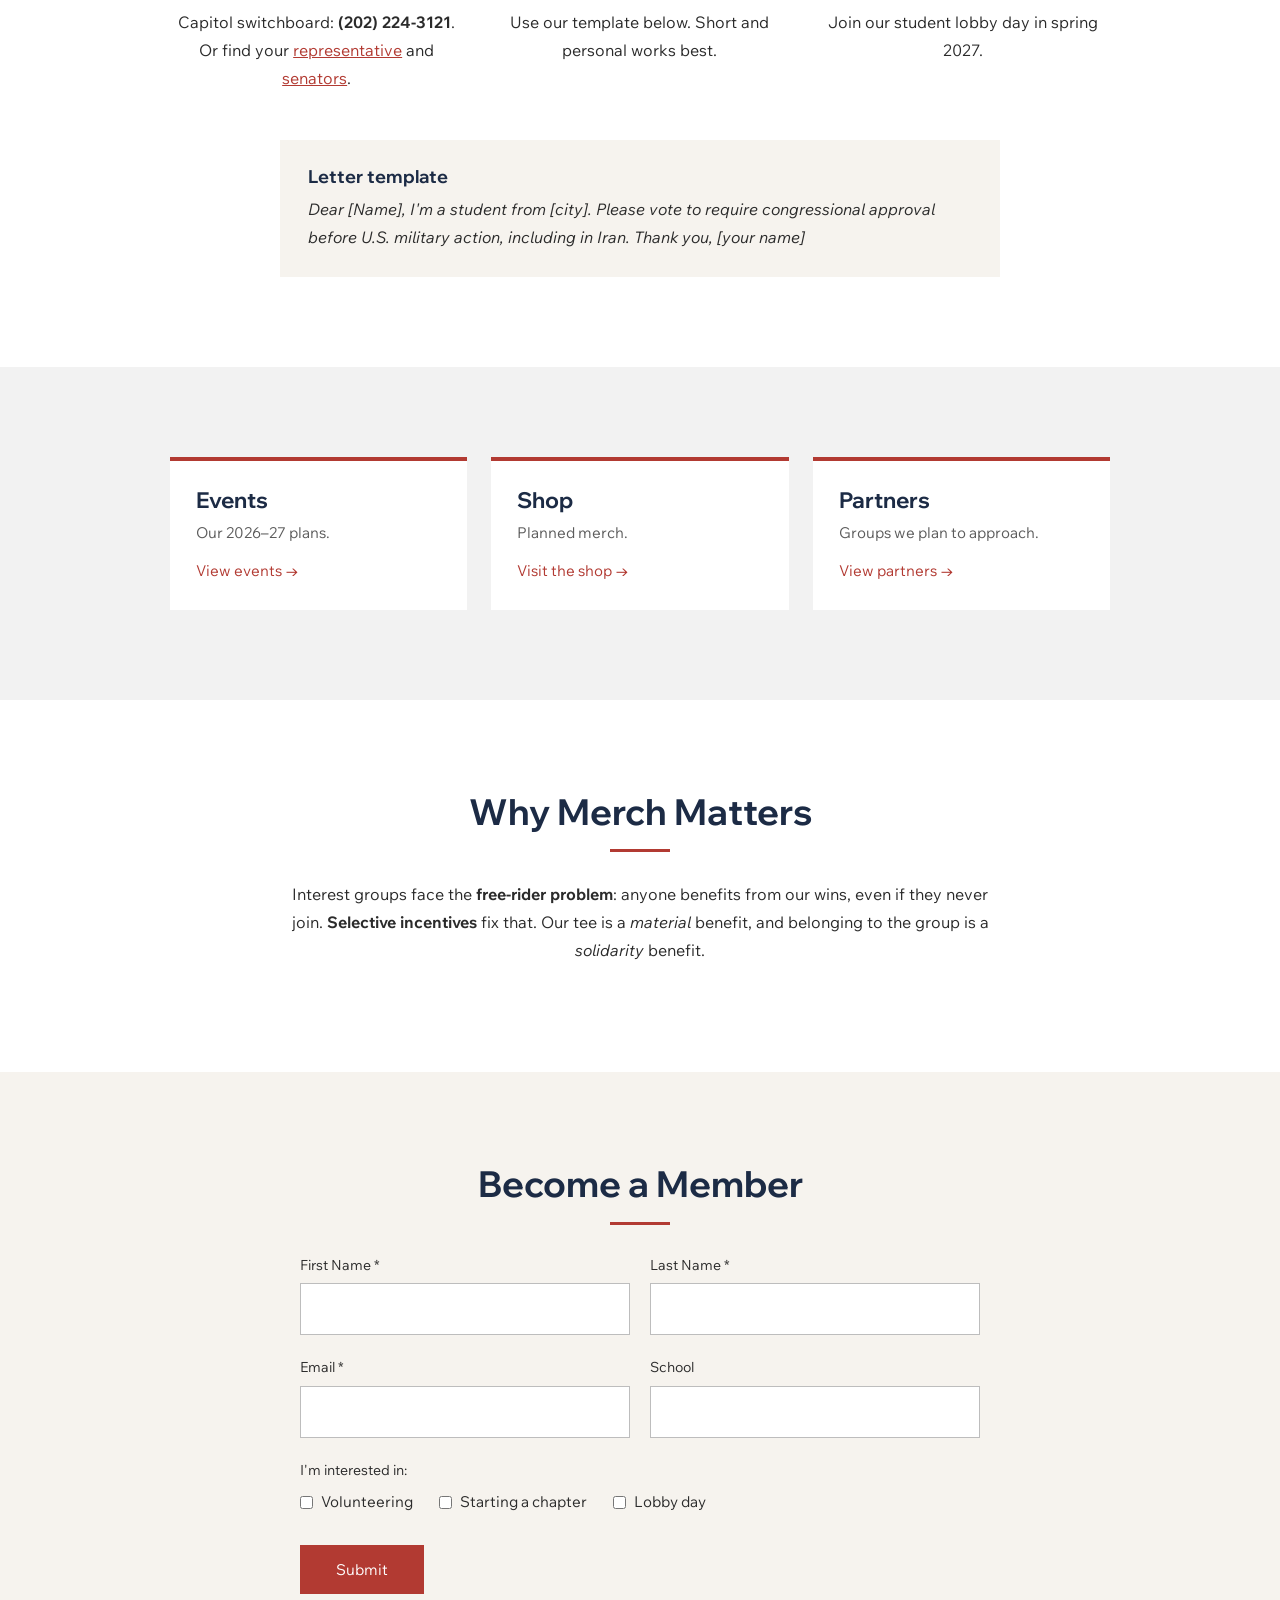
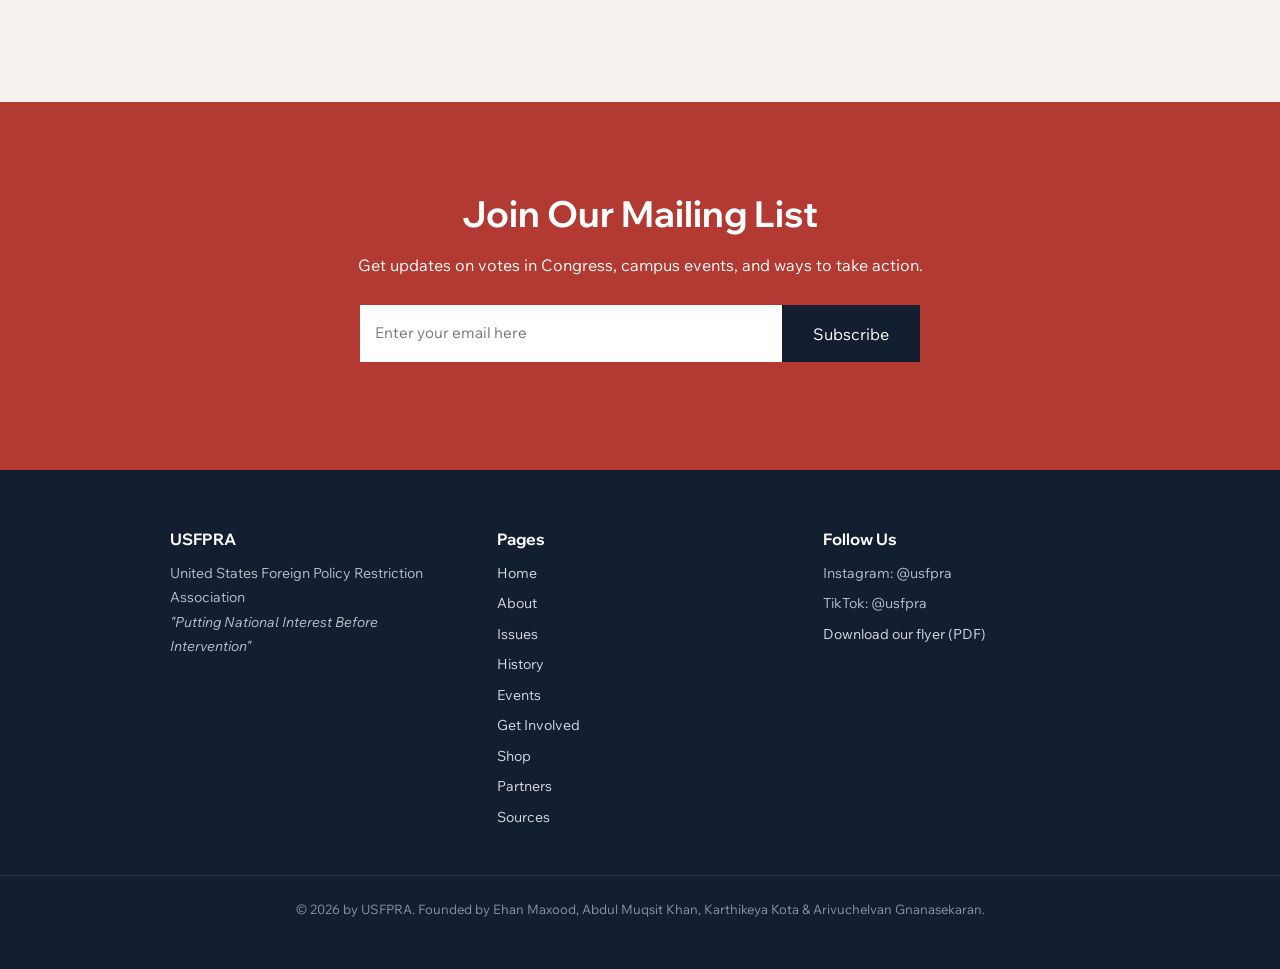
<file: get-involved.html>
<!DOCTYPE html>
<html lang="en">
<head>
<meta charset="utf-8">
<meta name="viewport" content="width=device-width, initial-scale=1">
<title>Get Involved | USFPRA</title>
<meta name="description" content="How USFPRA raises money, reaches campuses, and takes action with Congress, and how you can join.">
<link rel="preconnect" href="https://fonts.googleapis.com">
<link rel="preconnect" href="https://fonts.gstatic.com" crossorigin>
<link href="https://fonts.googleapis.com/css2?family=Wix+Madefor+Display:wght@500;600;700;800&family=Wix+Madefor+Text:ital,wght@0,400;0,600;1,400&display=swap" rel="stylesheet">
<link rel="stylesheet" href="style.css?v=1792966516">
<link rel="icon" href="data:image/svg+xml,%3Csvg xmlns='http://www.w3.org/2000/svg' viewBox='0 0 32 32'%3E%3Crect width='32' height='32' fill='%231c2b45'/%3E%3Ctext x='16' y='21' font-family='Arial' font-weight='700' font-size='11' fill='white' text-anchor='middle'%3EUSF%3C/text%3E%3C/svg%3E">
</head>
<body>
<header class="site-header">
  <div class="container">
    <a class="logo" href="index.html">
      <span class="logo-mark">USF</span>
      <span class="logo-text"><b>USFPRA</b></span>
    </a>
    <button class="nav-toggle" aria-label="Menu" aria-expanded="false"><span></span><span></span><span></span></button>
    <nav class="main-nav">
      <ul>
        <li><a href="index.html">Home</a></li>
        <li><a href="about.html">About</a></li>
        <li><a href="issues.html">Issues</a></li>
        <li><a href="history.html">History</a></li>
        <li><a href="events.html">Events</a></li>
        <li><a href="get-involved.html" class="active" aria-current="page">Get Involved</a></li>
        <li><a href="shop.html">Shop</a></li>
        <li><a href="partners.html">Partners</a></li>
        <li><a href="sources.html">Sources</a></li>
      </ul>
    </nav>
  </div>
</header>
<main>
<section class="page-banner" style="background-image:url('img/campus.jpg')">
  <div class="container">
    <h1>Get Involved</h1>
  </div>
</section>

<section class="strip">
  <div class="container">
    <div class="center reveal">
      <h2>Fundraising</h2>
      <hr class="divider">
    </div>
    <div class="cols-3 center">
      <div class="reveal"><h3>Events</h3><p>Debate nights, benefit dinners, and merch sales.</p></div>
      <div class="reveal"><h3>Online</h3><p>Small donations through Instagram and TikTok campaigns.</p></div>
      <div class="reveal"><h3>Partners</h3><p>Support from groups that share our goals.</p></div>
    </div>
    <p class="center reveal" style="margin-top:20px"><strong>Every dollar goes to outreach and advocacy.</strong></p>
  </div>
</section>

<section class="strip strip-gray">
  <div class="container">
    <div class="split reveal">
      <div>
        <h2>On Campus</h2>
        <hr class="divider">
        <ul>
          <li><strong>Booths</strong> at student centers and club fairs</li>
          <li><strong>Flyers</strong> with a QR code to this site</li>
          <li><strong>TikTok &amp; Instagram</strong> explainers</li>
          <li><strong>Debates</strong> with student groups from both parties</li>
          <li><strong>Chapters</strong> at schools across the region</li>
        </ul>
      </div>
      <img src="img/campus.jpg" alt="A college campus">
    </div>
  </div>
</section>

<section class="strip">
  <div class="container">
    <div class="center reveal">
      <h2>Take It to Congress</h2>
      <hr class="divider">
    </div>
    <div class="cols-3 center">
      <div class="reveal"><h3>1. Call</h3><p>Capitol switchboard: <strong>(202) 224-3121</strong>. Or find your <a href="https://www.house.gov/representatives/find-your-representative">representative</a> and <a href="https://www.senate.gov/senators/senators-contact.htm">senators</a>.</p></div>
      <div class="reveal"><h3>2. Write</h3><p>Use our template below. Short and personal works best.</p></div>
      <div class="reveal"><h3>3. Visit</h3><p>Join our student lobby day in spring 2027.</p></div>
    </div>
    <div class="callout reveal" style="width:720px;max-width:100%;margin:30px auto 0">
      <h4>Letter template</h4>
      <p style="margin:0"><em>Dear [Name], I'm a student from [city]. Please vote to require congressional approval before U.S. military action, including in Iran. Thank you, [your name]</em></p>
    </div>
  </div>
</section>

<section class="strip strip-gray">
  <div class="container">
    <div class="ways">
      <a class="reveal" href="events.html"><h3>Events</h3><p>Our 2026–27 plans.</p><span>View events &rarr;</span></a>
      <a class="reveal" href="shop.html"><h3>Shop</h3><p>Planned merch.</p><span>Visit the shop &rarr;</span></a>
      <a class="reveal" href="partners.html"><h3>Partners</h3><p>Groups we plan to approach.</p><span>View partners &rarr;</span></a>
    </div>
  </div>
</section>

<section class="strip">
  <div class="container center reveal" style="width:760px;max-width:100%">
    <h2>Why Merch Matters</h2>
    <hr class="divider">
    <p>Interest groups face the <strong>free-rider problem</strong>: anyone benefits from our wins, even if they never join. <strong>Selective incentives</strong> fix that. Our tee is a <em>material</em> benefit, and belonging to the group is a <em>solidarity</em> benefit.</p>
  </div>
</section>

<section class="strip strip-cream" id="join">
  <div class="container" style="width:720px;max-width:100%">
    <div class="center reveal">
      <h2>Become a Member</h2>
      <hr class="divider">
    </div>
    <form name="join" method="POST" data-netlify="true" netlify-honeypot="bot-field" class="reveal">
      <input type="hidden" name="form-name" value="join">
      <p hidden><label>Don't fill this out: <input name="bot-field"></label></p>
      <div class="form-row">
        <div class="field"><label for="first">First Name *</label><input id="first" name="first-name" type="text" required></div>
        <div class="field"><label for="last">Last Name *</label><input id="last" name="last-name" type="text" required></div>
      </div>
      <div class="form-row">
        <div class="field"><label for="email">Email *</label><input id="email" name="email" type="email" required></div>
        <div class="field"><label for="school">School</label><input id="school" name="school" type="text"></div>
      </div>
      <div class="field">
        <label>I'm interested in:</label>
        <div class="checks">
          <label><input type="checkbox" name="interest" value="volunteer"> Volunteering</label>
          <label><input type="checkbox" name="interest" value="chapter"> Starting a chapter</label>
          <label><input type="checkbox" name="interest" value="lobby"> Lobby day</label>
        </div>
      </div>
      <button class="btn" type="submit">Submit</button>
      <p class="form-msg" aria-live="polite"></p>
    </form>
  </div>
</section>
</main>

<section class="strip strip-red center">
  <div class="container">
    <h2>Join Our Mailing List</h2>
    <p>Get updates on votes in Congress, campus events, and ways to take action.</p>
    <form class="subscribe-form" name="newsletter" method="POST" data-netlify="true" netlify-honeypot="bot-field">
      <input type="hidden" name="form-name" value="newsletter">
      <p hidden><label>Don't fill this out: <input name="bot-field"></label></p>
      <div class="subscribe">
        <input type="email" name="email" placeholder="Enter your email here" aria-label="Email" required>
        <button type="submit">Subscribe</button>
      </div>
      <p class="form-msg" aria-live="polite"></p>
    </form>
  </div>
</section>

<footer class="site-footer">
  <div class="container">
    <div>
      <h4>USFPRA</h4>
      <p>United States Foreign Policy Restriction Association<br>
      <em>"Putting National Interest Before Intervention"</em></p>
    </div>
    <div>
      <h4>Pages</h4>
      <ul>
        <li><a href="index.html">Home</a></li>
        <li><a href="about.html">About</a></li>
        <li><a href="issues.html">Issues</a></li>
        <li><a href="history.html">History</a></li>
        <li><a href="events.html">Events</a></li>
        <li><a href="get-involved.html">Get Involved</a></li>
        <li><a href="shop.html">Shop</a></li>
        <li><a href="partners.html">Partners</a></li>
        <li><a href="sources.html">Sources</a></li>
      </ul>
    </div>
    <div>
      <h4>Follow Us</h4>
      <ul>
        <li>Instagram: @usfpra</li>
        <li>TikTok: @usfpra</li>
        <li><a href="USFPRA-Flyer.pdf">Download our flyer (PDF)</a></li>
      </ul>
    </div>
  </div>
  <p class="copyright">&copy; <span class="year">2026</span> by USFPRA. Founded by Ehan Maxood, Abdul Muqsit Khan, Karthikeya Kota &amp; Arivuchelvan Gnanasekaran.</p>
</footer>
<script src="main.js?v=1792966516"></script>
</body>
</html>
</file>
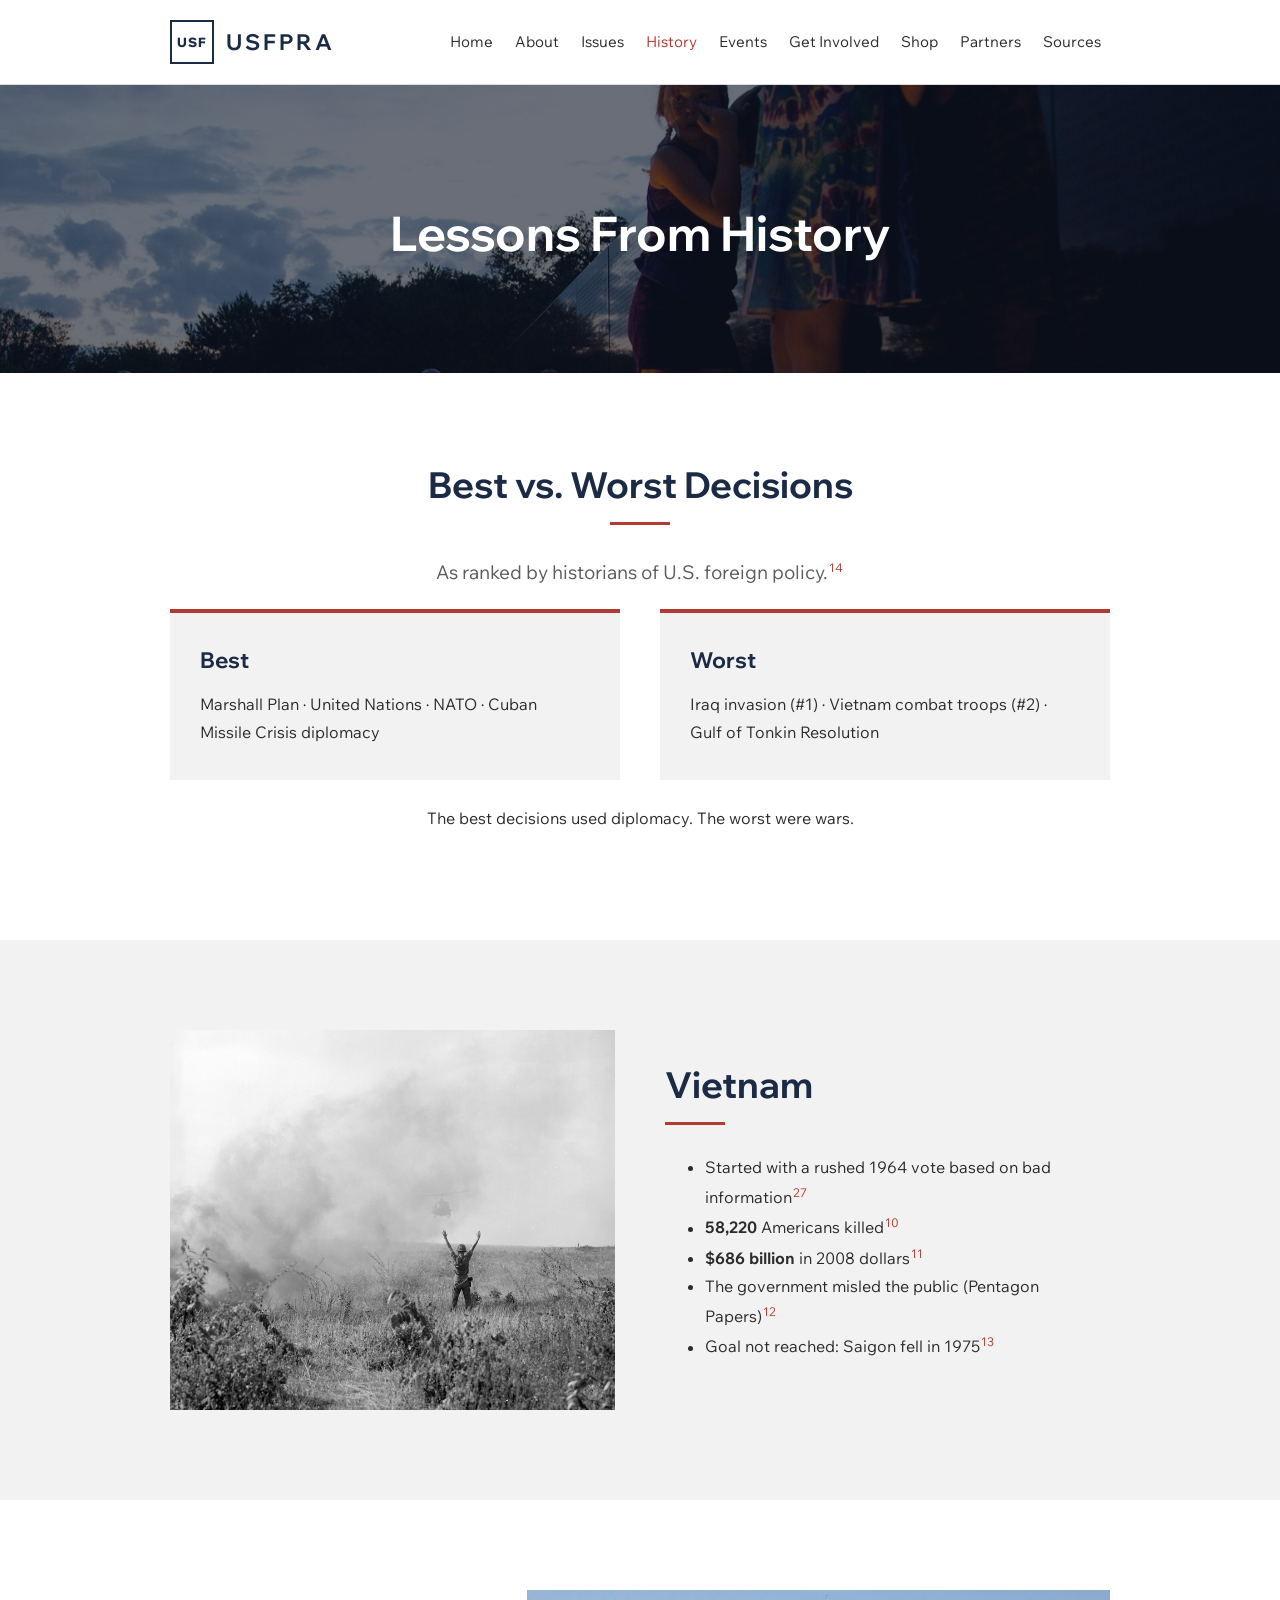
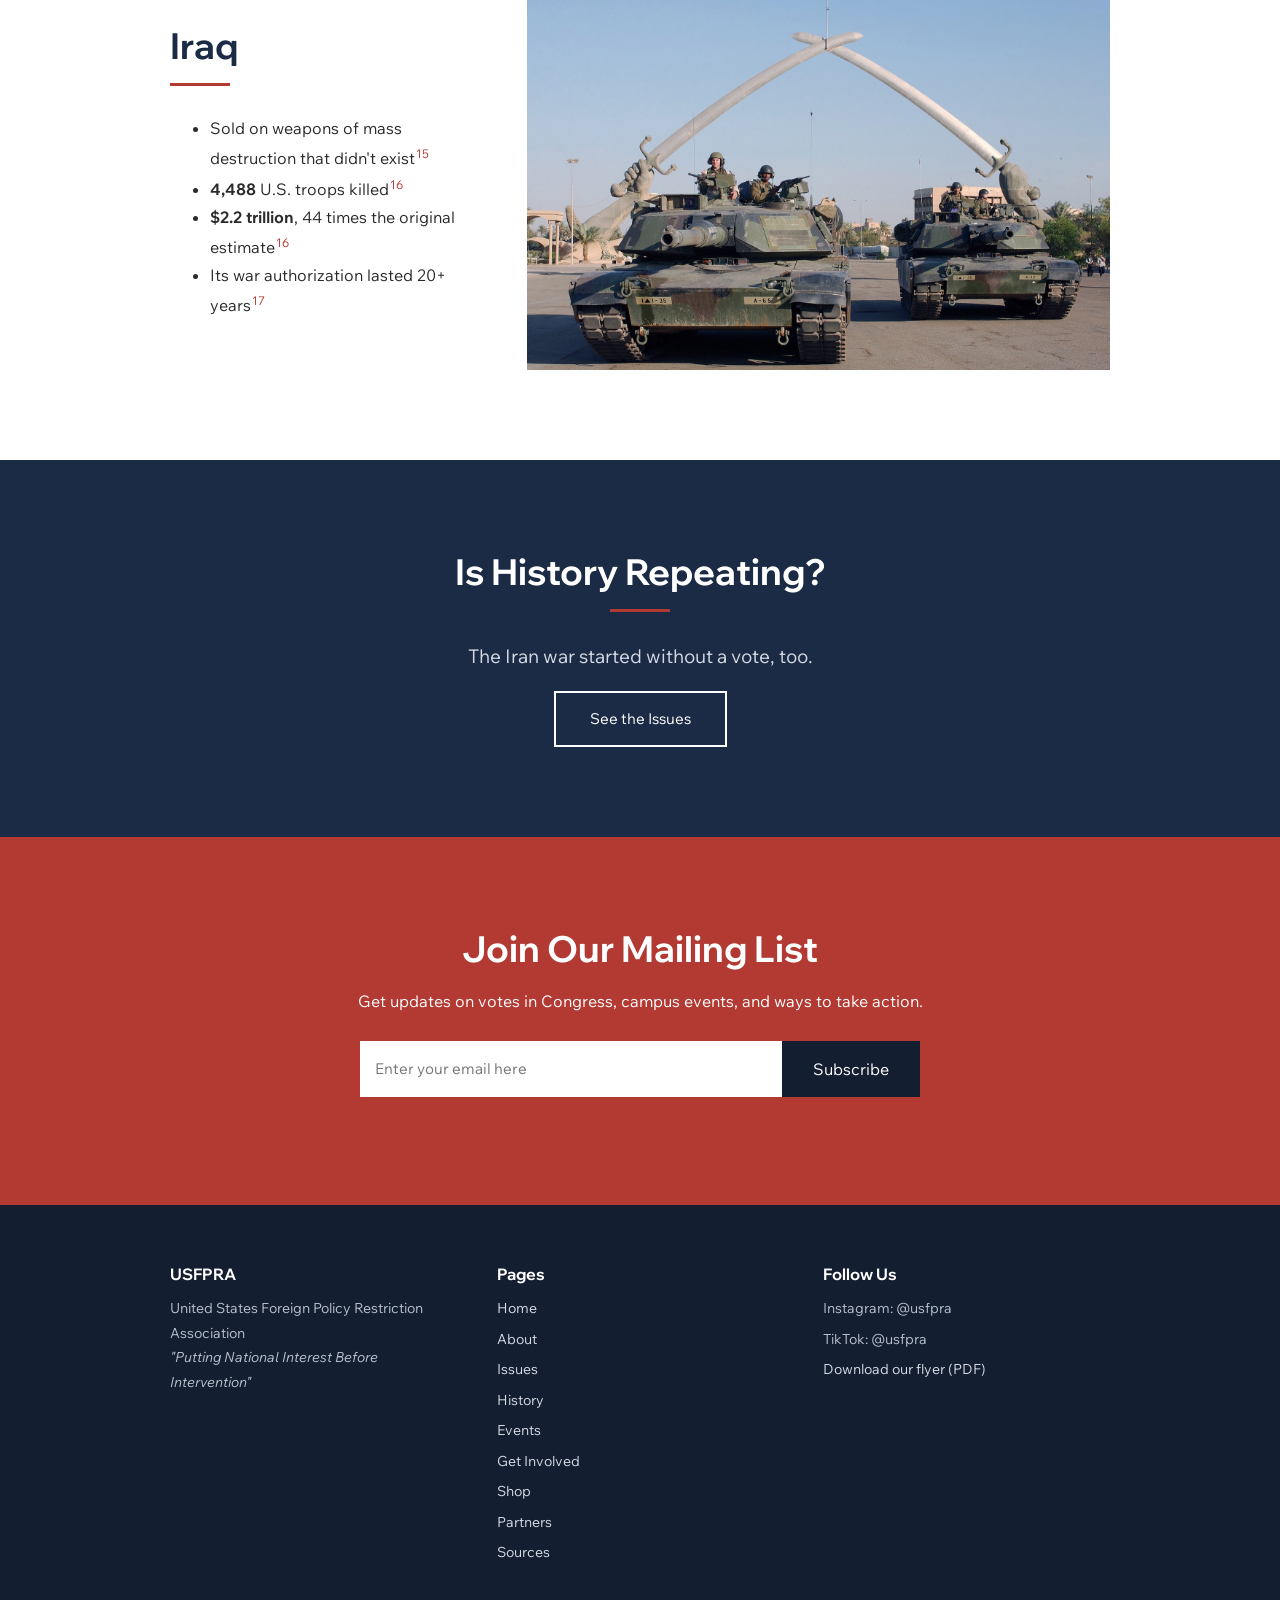
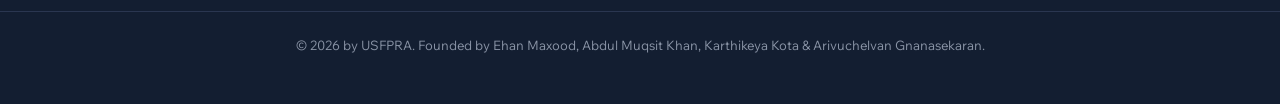
<file: history.html>
<!DOCTYPE html>
<html lang="en">
<head>
<meta charset="utf-8">
<meta name="viewport" content="width=device-width, initial-scale=1">
<title>Lessons From History | USFPRA</title>
<meta name="description" content="What Vietnam and Iraq teach us about rushing into war.">
<link rel="preconnect" href="https://fonts.googleapis.com">
<link rel="preconnect" href="https://fonts.gstatic.com" crossorigin>
<link href="https://fonts.googleapis.com/css2?family=Wix+Madefor+Display:wght@500;600;700;800&family=Wix+Madefor+Text:ital,wght@0,400;0,600;1,400&display=swap" rel="stylesheet">
<link rel="stylesheet" href="style.css?v=1792966516">
<link rel="icon" href="data:image/svg+xml,%3Csvg xmlns='http://www.w3.org/2000/svg' viewBox='0 0 32 32'%3E%3Crect width='32' height='32' fill='%231c2b45'/%3E%3Ctext x='16' y='21' font-family='Arial' font-weight='700' font-size='11' fill='white' text-anchor='middle'%3EUSF%3C/text%3E%3C/svg%3E">
</head>
<body>
<header class="site-header">
  <div class="container">
    <a class="logo" href="index.html">
      <span class="logo-mark">USF</span>
      <span class="logo-text"><b>USFPRA</b></span>
    </a>
    <button class="nav-toggle" aria-label="Menu" aria-expanded="false"><span></span><span></span><span></span></button>
    <nav class="main-nav">
      <ul>
        <li><a href="index.html">Home</a></li>
        <li><a href="about.html">About</a></li>
        <li><a href="issues.html">Issues</a></li>
        <li><a href="history.html" class="active" aria-current="page">History</a></li>
        <li><a href="events.html">Events</a></li>
        <li><a href="get-involved.html">Get Involved</a></li>
        <li><a href="shop.html">Shop</a></li>
        <li><a href="partners.html">Partners</a></li>
        <li><a href="sources.html">Sources</a></li>
      </ul>
    </nav>
  </div>
</header>
<main>
<section class="page-banner" style="background-image:url('img/memorial.jpg')">
  <div class="container">
    <h1>Lessons From History</h1>
  </div>
</section>

<section class="strip">
  <div class="container">
    <div class="center reveal">
      <h2>Best vs. Worst Decisions</h2>
      <hr class="divider">
      <p class="lead">As ranked by historians of U.S. foreign policy.<sup><a href="sources.html#s14">14</a></sup></p>
    </div>
    <div class="cols-2" style="margin-top:20px">
      <div class="box reveal" style="background:var(--gray)">
        <h3>Best</h3>
        <p style="margin:0">Marshall Plan · United Nations · NATO · Cuban Missile Crisis diplomacy</p>
      </div>
      <div class="box reveal" style="background:var(--gray)">
        <h3>Worst</h3>
        <p style="margin:0">Iraq invasion (#1) · Vietnam combat troops (#2) · Gulf of Tonkin Resolution</p>
      </div>
    </div>
    <p class="center reveal" style="margin-top:24px">The best decisions used diplomacy. The worst were wars.</p>
  </div>
</section>

<section class="strip strip-gray">
  <div class="container">
    <div class="split reveal">
      <img src="img/vietnam.jpg" alt="A U.S. soldier in Vietnam, 1966">
      <div>
        <h2>Vietnam</h2>
        <hr class="divider">
        <ul>
          <li>Started with a rushed 1964 vote based on bad information<sup><a href="sources.html#s27">27</a></sup></li>
          <li><strong>58,220</strong> Americans killed<sup><a href="sources.html#s10">10</a></sup></li>
          <li><strong>$686 billion</strong> in 2008 dollars<sup><a href="sources.html#s11">11</a></sup></li>
          <li>The government misled the public (Pentagon Papers)<sup><a href="sources.html#s12">12</a></sup></li>
          <li>Goal not reached: Saigon fell in 1975<sup><a href="sources.html#s13">13</a></sup></li>
        </ul>
      </div>
    </div>
  </div>
</section>

<section class="strip">
  <div class="container">
    <div class="split reverse reveal">
      <img src="img/iraq.jpg" alt="U.S. tanks in Baghdad, 2003">
      <div>
        <h2>Iraq</h2>
        <hr class="divider">
        <ul>
          <li>Sold on weapons of mass destruction that didn't exist<sup><a href="sources.html#s15">15</a></sup></li>
          <li><strong>4,488</strong> U.S. troops killed<sup><a href="sources.html#s16">16</a></sup></li>
          <li><strong>$2.2 trillion</strong>, 44 times the original estimate<sup><a href="sources.html#s16">16</a></sup></li>
          <li>Its war authorization lasted 20+ years<sup><a href="sources.html#s17">17</a></sup></li>
        </ul>
      </div>
    </div>
  </div>
</section>

<section class="strip strip-navy">
  <div class="container center reveal">
    <h2>Is History Repeating?</h2>
    <hr class="divider">
    <p class="lead">The Iran war started without a vote, too.</p>
    <a class="btn btn-outline" href="issues.html">See the Issues</a>
  </div>
</section>
</main>

<section class="strip strip-red center">
  <div class="container">
    <h2>Join Our Mailing List</h2>
    <p>Get updates on votes in Congress, campus events, and ways to take action.</p>
    <form class="subscribe-form" name="newsletter" method="POST" data-netlify="true" netlify-honeypot="bot-field">
      <input type="hidden" name="form-name" value="newsletter">
      <p hidden><label>Don't fill this out: <input name="bot-field"></label></p>
      <div class="subscribe">
        <input type="email" name="email" placeholder="Enter your email here" aria-label="Email" required>
        <button type="submit">Subscribe</button>
      </div>
      <p class="form-msg" aria-live="polite"></p>
    </form>
  </div>
</section>

<footer class="site-footer">
  <div class="container">
    <div>
      <h4>USFPRA</h4>
      <p>United States Foreign Policy Restriction Association<br>
      <em>"Putting National Interest Before Intervention"</em></p>
    </div>
    <div>
      <h4>Pages</h4>
      <ul>
        <li><a href="index.html">Home</a></li>
        <li><a href="about.html">About</a></li>
        <li><a href="issues.html">Issues</a></li>
        <li><a href="history.html">History</a></li>
        <li><a href="events.html">Events</a></li>
        <li><a href="get-involved.html">Get Involved</a></li>
        <li><a href="shop.html">Shop</a></li>
        <li><a href="partners.html">Partners</a></li>
        <li><a href="sources.html">Sources</a></li>
      </ul>
    </div>
    <div>
      <h4>Follow Us</h4>
      <ul>
        <li>Instagram: @usfpra</li>
        <li>TikTok: @usfpra</li>
        <li><a href="USFPRA-Flyer.pdf">Download our flyer (PDF)</a></li>
      </ul>
    </div>
  </div>
  <p class="copyright">&copy; <span class="year">2026</span> by USFPRA. Founded by Ehan Maxood, Abdul Muqsit Khan, Karthikeya Kota &amp; Arivuchelvan Gnanasekaran.</p>
</footer>
<script src="main.js?v=1792966516"></script>
</body>
</html>
</file>
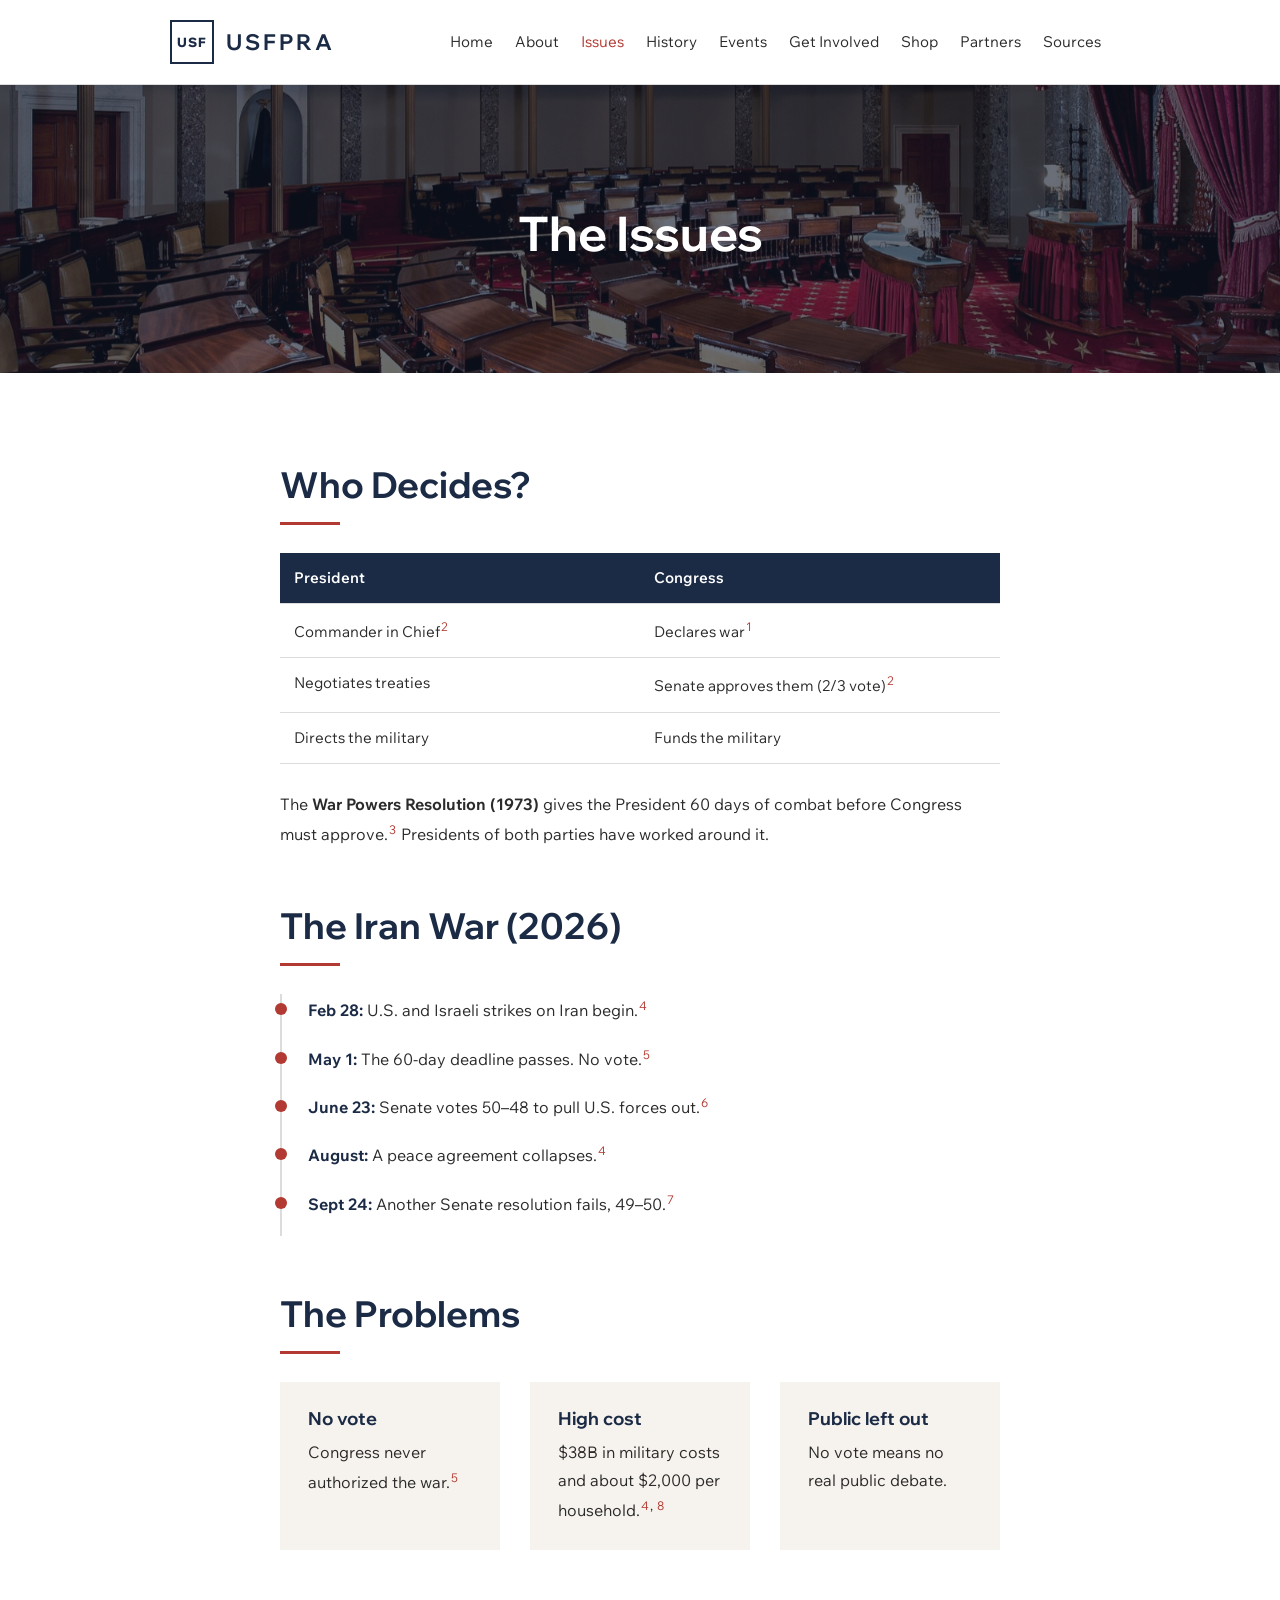
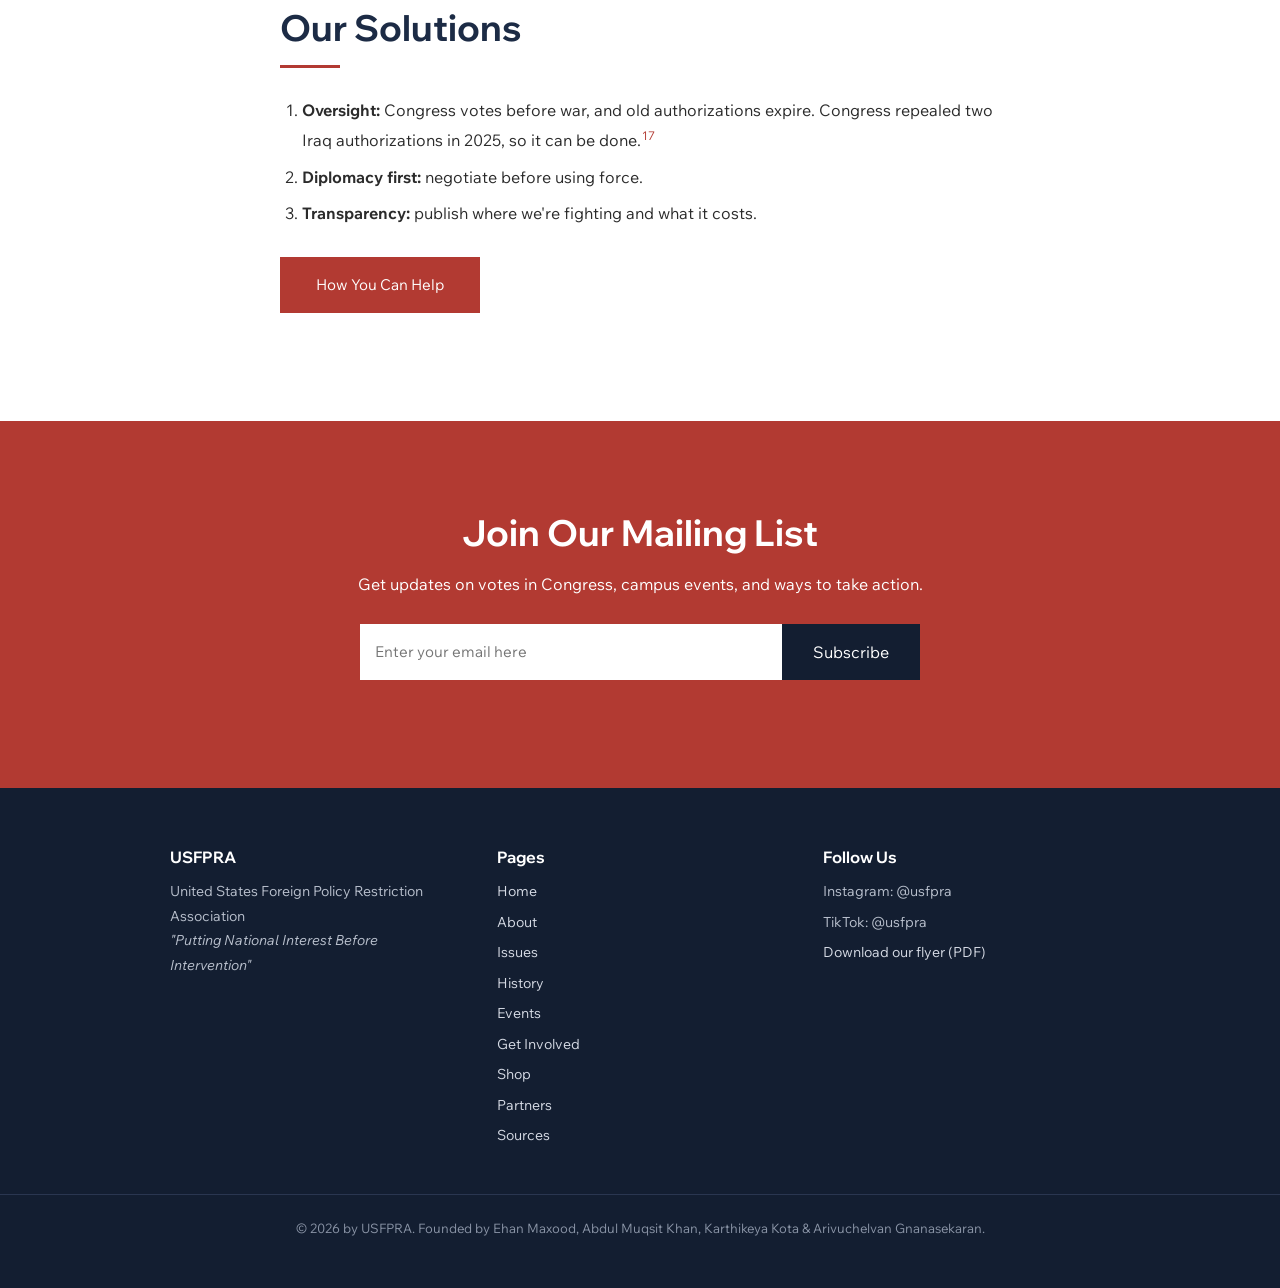
<file: issues.html>
<!DOCTYPE html>
<html lang="en">
<head>
<meta charset="utf-8">
<meta name="viewport" content="width=device-width, initial-scale=1">
<title>The Issues | USFPRA</title>
<meta name="description" content="The 2026 Iran conflict, who controls war powers, what it costs, and USFPRA's solutions.">
<link rel="preconnect" href="https://fonts.googleapis.com">
<link rel="preconnect" href="https://fonts.gstatic.com" crossorigin>
<link href="https://fonts.googleapis.com/css2?family=Wix+Madefor+Display:wght@500;600;700;800&family=Wix+Madefor+Text:ital,wght@0,400;0,600;1,400&display=swap" rel="stylesheet">
<link rel="stylesheet" href="style.css?v=1792966516">
<link rel="icon" href="data:image/svg+xml,%3Csvg xmlns='http://www.w3.org/2000/svg' viewBox='0 0 32 32'%3E%3Crect width='32' height='32' fill='%231c2b45'/%3E%3Ctext x='16' y='21' font-family='Arial' font-weight='700' font-size='11' fill='white' text-anchor='middle'%3EUSF%3C/text%3E%3C/svg%3E">
</head>
<body>
<header class="site-header">
  <div class="container">
    <a class="logo" href="index.html">
      <span class="logo-mark">USF</span>
      <span class="logo-text"><b>USFPRA</b></span>
    </a>
    <button class="nav-toggle" aria-label="Menu" aria-expanded="false"><span></span><span></span><span></span></button>
    <nav class="main-nav">
      <ul>
        <li><a href="index.html">Home</a></li>
        <li><a href="about.html">About</a></li>
        <li><a href="issues.html" class="active" aria-current="page">Issues</a></li>
        <li><a href="history.html">History</a></li>
        <li><a href="events.html">Events</a></li>
        <li><a href="get-involved.html">Get Involved</a></li>
        <li><a href="shop.html">Shop</a></li>
        <li><a href="partners.html">Partners</a></li>
        <li><a href="sources.html">Sources</a></li>
      </ul>
    </nav>
  </div>
</header>
<main>
<section class="page-banner" style="background-image:url('img/senate.jpg')">
  <div class="container">
    <h1>The Issues</h1>
  </div>
</section>

<section class="strip">
  <div class="container article">
    <h2 id="roles">Who Decides?</h2>
    <hr class="divider">
    <table class="simple">
      <tr><th style="width:50%">President</th><th>Congress</th></tr>
      <tr><td>Commander in Chief<sup><a href="sources.html#s2">2</a></sup></td><td>Declares war<sup><a href="sources.html#s1">1</a></sup></td></tr>
      <tr><td>Negotiates treaties</td><td>Senate approves them (2/3 vote)<sup><a href="sources.html#s2">2</a></sup></td></tr>
      <tr><td>Directs the military</td><td>Funds the military</td></tr>
    </table>
    <p>The <strong>War Powers Resolution (1973)</strong> gives the President 60 days of combat before Congress must approve.<sup><a href="sources.html#s3">3</a></sup> Presidents of both parties have worked around it.</p>

    <h2 id="iran">The Iran War (2026)</h2>
    <hr class="divider">
    <ul class="timeline">
      <li><b>Feb 28:</b> U.S. and Israeli strikes on Iran begin.<sup><a href="sources.html#s4">4</a></sup></li>
      <li><b>May 1:</b> The 60-day deadline passes. No vote.<sup><a href="sources.html#s5">5</a></sup></li>
      <li><b>June 23:</b> Senate votes 50–48 to pull U.S. forces out.<sup><a href="sources.html#s6">6</a></sup></li>
      <li><b>August:</b> A peace agreement collapses.<sup><a href="sources.html#s4">4</a></sup></li>
      <li><b>Sept 24:</b> Another Senate resolution fails, 49–50.<sup><a href="sources.html#s7">7</a></sup></li>
    </ul>

    <h2>The Problems</h2>
    <hr class="divider">
    <div class="cols-3">
      <div class="callout" style="margin:0"><h4>No vote</h4><p style="margin:0">Congress never authorized the war.<sup><a href="sources.html#s5">5</a></sup></p></div>
      <div class="callout" style="margin:0"><h4>High cost</h4><p style="margin:0">$38B in military costs and about $2,000 per household.<sup><a href="sources.html#s4">4</a>, <a href="sources.html#s8">8</a></sup></p></div>
      <div class="callout" style="margin:0"><h4>Public left out</h4><p style="margin:0">No vote means no real public debate.</p></div>
    </div>

    <h2 id="solutions">Our Solutions</h2>
    <hr class="divider">
    <ol>
      <li><strong>Oversight:</strong> Congress votes before war, and old authorizations expire. Congress repealed two Iraq authorizations in 2025, so it can be done.<sup><a href="sources.html#s17">17</a></sup></li>
      <li><strong>Diplomacy first:</strong> negotiate before using force.</li>
      <li><strong>Transparency:</strong> publish where we're fighting and what it costs.</li>
    </ol>
    <p style="margin-top:30px"><a class="btn" href="get-involved.html">How You Can Help</a></p>
  </div>
</section>
</main>

<section class="strip strip-red center">
  <div class="container">
    <h2>Join Our Mailing List</h2>
    <p>Get updates on votes in Congress, campus events, and ways to take action.</p>
    <form class="subscribe-form" name="newsletter" method="POST" data-netlify="true" netlify-honeypot="bot-field">
      <input type="hidden" name="form-name" value="newsletter">
      <p hidden><label>Don't fill this out: <input name="bot-field"></label></p>
      <div class="subscribe">
        <input type="email" name="email" placeholder="Enter your email here" aria-label="Email" required>
        <button type="submit">Subscribe</button>
      </div>
      <p class="form-msg" aria-live="polite"></p>
    </form>
  </div>
</section>

<footer class="site-footer">
  <div class="container">
    <div>
      <h4>USFPRA</h4>
      <p>United States Foreign Policy Restriction Association<br>
      <em>"Putting National Interest Before Intervention"</em></p>
    </div>
    <div>
      <h4>Pages</h4>
      <ul>
        <li><a href="index.html">Home</a></li>
        <li><a href="about.html">About</a></li>
        <li><a href="issues.html">Issues</a></li>
        <li><a href="history.html">History</a></li>
        <li><a href="events.html">Events</a></li>
        <li><a href="get-involved.html">Get Involved</a></li>
        <li><a href="shop.html">Shop</a></li>
        <li><a href="partners.html">Partners</a></li>
        <li><a href="sources.html">Sources</a></li>
      </ul>
    </div>
    <div>
      <h4>Follow Us</h4>
      <ul>
        <li>Instagram: @usfpra</li>
        <li>TikTok: @usfpra</li>
        <li><a href="USFPRA-Flyer.pdf">Download our flyer (PDF)</a></li>
      </ul>
    </div>
  </div>
  <p class="copyright">&copy; <span class="year">2026</span> by USFPRA. Founded by Ehan Maxood, Abdul Muqsit Khan, Karthikeya Kota &amp; Arivuchelvan Gnanasekaran.</p>
</footer>
<script src="main.js?v=1792966516"></script>
</body>
</html>
</file>
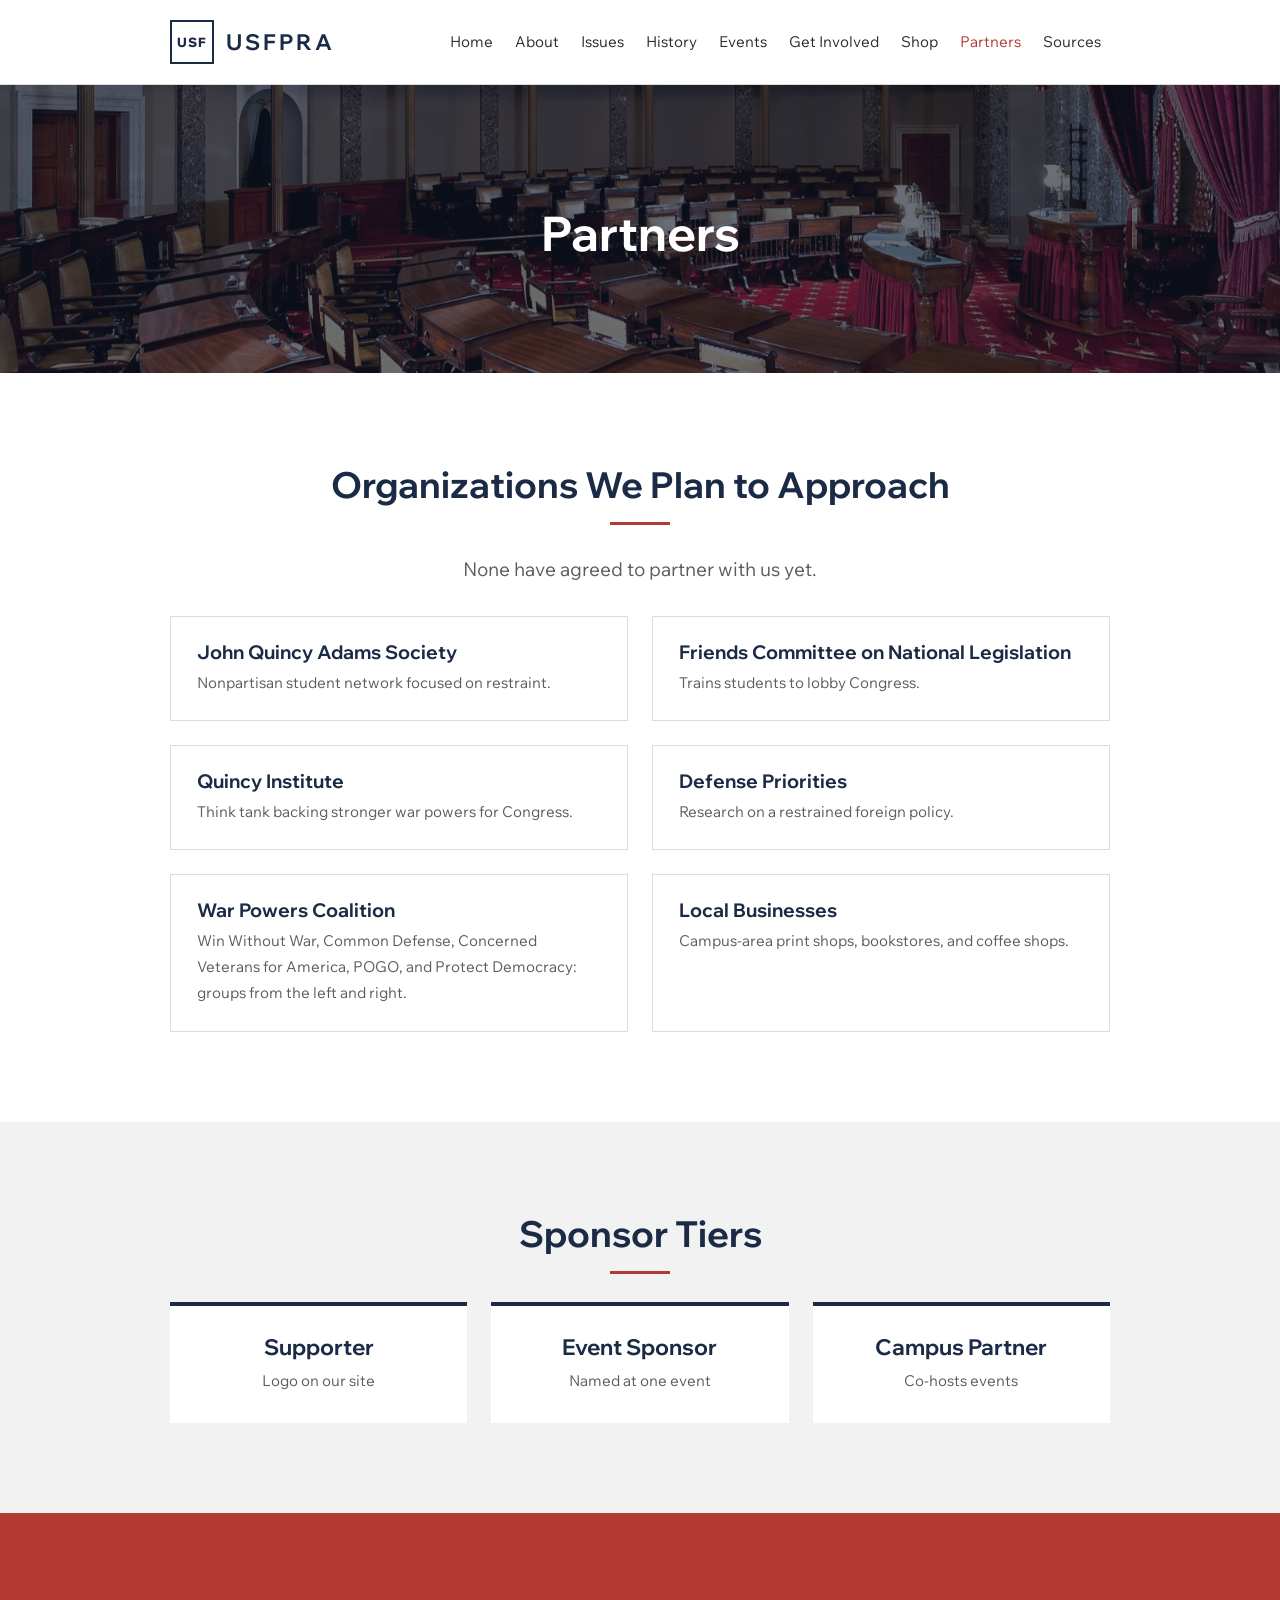
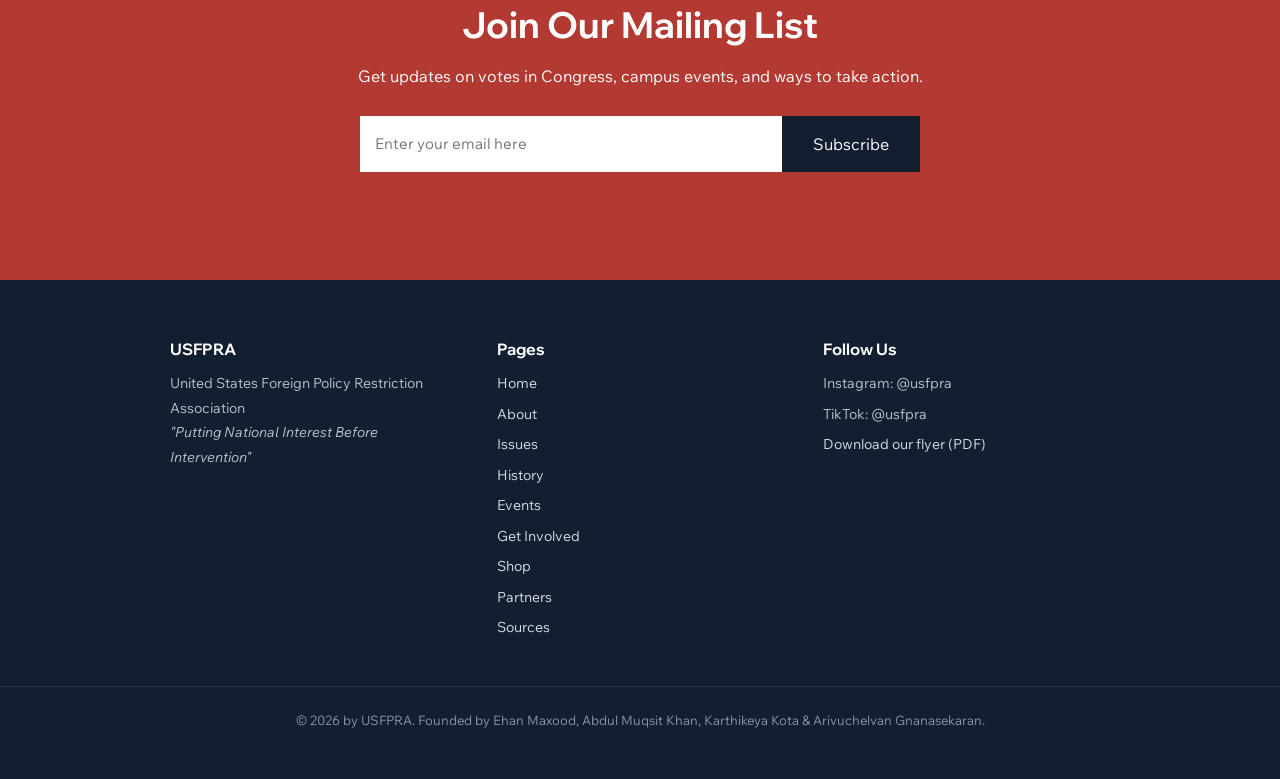
<file: partners.html>
<!DOCTYPE html>
<html lang="en">
<head>
<meta charset="utf-8">
<meta name="viewport" content="width=device-width, initial-scale=1">
<title>Partners | USFPRA</title>
<meta name="description" content="Organizations USFPRA plans to approach.">
<link rel="preconnect" href="https://fonts.googleapis.com">
<link rel="preconnect" href="https://fonts.gstatic.com" crossorigin>
<link href="https://fonts.googleapis.com/css2?family=Wix+Madefor+Display:wght@500;600;700;800&family=Wix+Madefor+Text:ital,wght@0,400;0,600;1,400&display=swap" rel="stylesheet">
<link rel="stylesheet" href="style.css?v=1792966516">
<link rel="icon" href="data:image/svg+xml,%3Csvg xmlns='http://www.w3.org/2000/svg' viewBox='0 0 32 32'%3E%3Crect width='32' height='32' fill='%231c2b45'/%3E%3Ctext x='16' y='21' font-family='Arial' font-weight='700' font-size='11' fill='white' text-anchor='middle'%3EUSF%3C/text%3E%3C/svg%3E">
</head>
<body>
<header class="site-header">
  <div class="container">
    <a class="logo" href="index.html">
      <span class="logo-mark">USF</span>
      <span class="logo-text"><b>USFPRA</b></span>
    </a>
    <button class="nav-toggle" aria-label="Menu" aria-expanded="false"><span></span><span></span><span></span></button>
    <nav class="main-nav">
      <ul>
        <li><a href="index.html">Home</a></li>
        <li><a href="about.html">About</a></li>
        <li><a href="issues.html">Issues</a></li>
        <li><a href="history.html">History</a></li>
        <li><a href="events.html">Events</a></li>
        <li><a href="get-involved.html">Get Involved</a></li>
        <li><a href="shop.html">Shop</a></li>
        <li><a href="partners.html" class="active" aria-current="page">Partners</a></li>
        <li><a href="sources.html">Sources</a></li>
      </ul>
    </nav>
  </div>
</header>
<main>
<section class="page-banner" style="background-image:url('img/senate.jpg')">
  <div class="container">
    <h1>Partners</h1>
  </div>
</section>

<section class="strip">
  <div class="container">
    <div class="center reveal">
      <h2>Organizations We Plan to Approach</h2>
      <hr class="divider">
      <p class="lead">None have agreed to partner with us yet.</p>
    </div>
    <div class="partner-grid" style="margin-top:30px">
      <div class="partner reveal"><h3>John Quincy Adams Society</h3><p>Nonpartisan student network focused on restraint.</p></div>
      <div class="partner reveal"><h3>Friends Committee on National Legislation</h3><p>Trains students to lobby Congress.</p></div>
      <div class="partner reveal"><h3>Quincy Institute</h3><p>Think tank backing stronger war powers for Congress.</p></div>
      <div class="partner reveal"><h3>Defense Priorities</h3><p>Research on a restrained foreign policy.</p></div>
      <div class="partner reveal"><h3>War Powers Coalition</h3><p>Win Without War, Common Defense, Concerned Veterans for America, POGO, and Protect Democracy: groups from the left and right.</p></div>
      <div class="partner reveal"><h3>Local Businesses</h3><p>Campus-area print shops, bookstores, and coffee shops.</p></div>
    </div>
  </div>
</section>

<section class="strip strip-gray">
  <div class="container">
    <div class="center reveal">
      <h2>Sponsor Tiers</h2>
      <hr class="divider">
    </div>
    <div class="tiers">
      <div class="tier-box reveal"><h3>Supporter</h3><p>Logo on our site</p></div>
      <div class="tier-box reveal"><h3>Event Sponsor</h3><p>Named at one event</p></div>
      <div class="tier-box reveal"><h3>Campus Partner</h3><p>Co-hosts events</p></div>
    </div>
  </div>
</section>
</main>

<section class="strip strip-red center">
  <div class="container">
    <h2>Join Our Mailing List</h2>
    <p>Get updates on votes in Congress, campus events, and ways to take action.</p>
    <form class="subscribe-form" name="newsletter" method="POST" data-netlify="true" netlify-honeypot="bot-field">
      <input type="hidden" name="form-name" value="newsletter">
      <p hidden><label>Don't fill this out: <input name="bot-field"></label></p>
      <div class="subscribe">
        <input type="email" name="email" placeholder="Enter your email here" aria-label="Email" required>
        <button type="submit">Subscribe</button>
      </div>
      <p class="form-msg" aria-live="polite"></p>
    </form>
  </div>
</section>

<footer class="site-footer">
  <div class="container">
    <div>
      <h4>USFPRA</h4>
      <p>United States Foreign Policy Restriction Association<br>
      <em>"Putting National Interest Before Intervention"</em></p>
    </div>
    <div>
      <h4>Pages</h4>
      <ul>
        <li><a href="index.html">Home</a></li>
        <li><a href="about.html">About</a></li>
        <li><a href="issues.html">Issues</a></li>
        <li><a href="history.html">History</a></li>
        <li><a href="events.html">Events</a></li>
        <li><a href="get-involved.html">Get Involved</a></li>
        <li><a href="shop.html">Shop</a></li>
        <li><a href="partners.html">Partners</a></li>
        <li><a href="sources.html">Sources</a></li>
      </ul>
    </div>
    <div>
      <h4>Follow Us</h4>
      <ul>
        <li>Instagram: @usfpra</li>
        <li>TikTok: @usfpra</li>
        <li><a href="USFPRA-Flyer.pdf">Download our flyer (PDF)</a></li>
      </ul>
    </div>
  </div>
  <p class="copyright">&copy; <span class="year">2026</span> by USFPRA. Founded by Ehan Maxood, Abdul Muqsit Khan, Karthikeya Kota &amp; Arivuchelvan Gnanasekaran.</p>
</footer>
<script src="main.js?v=1792966516"></script>
</body>
</html>
</file>
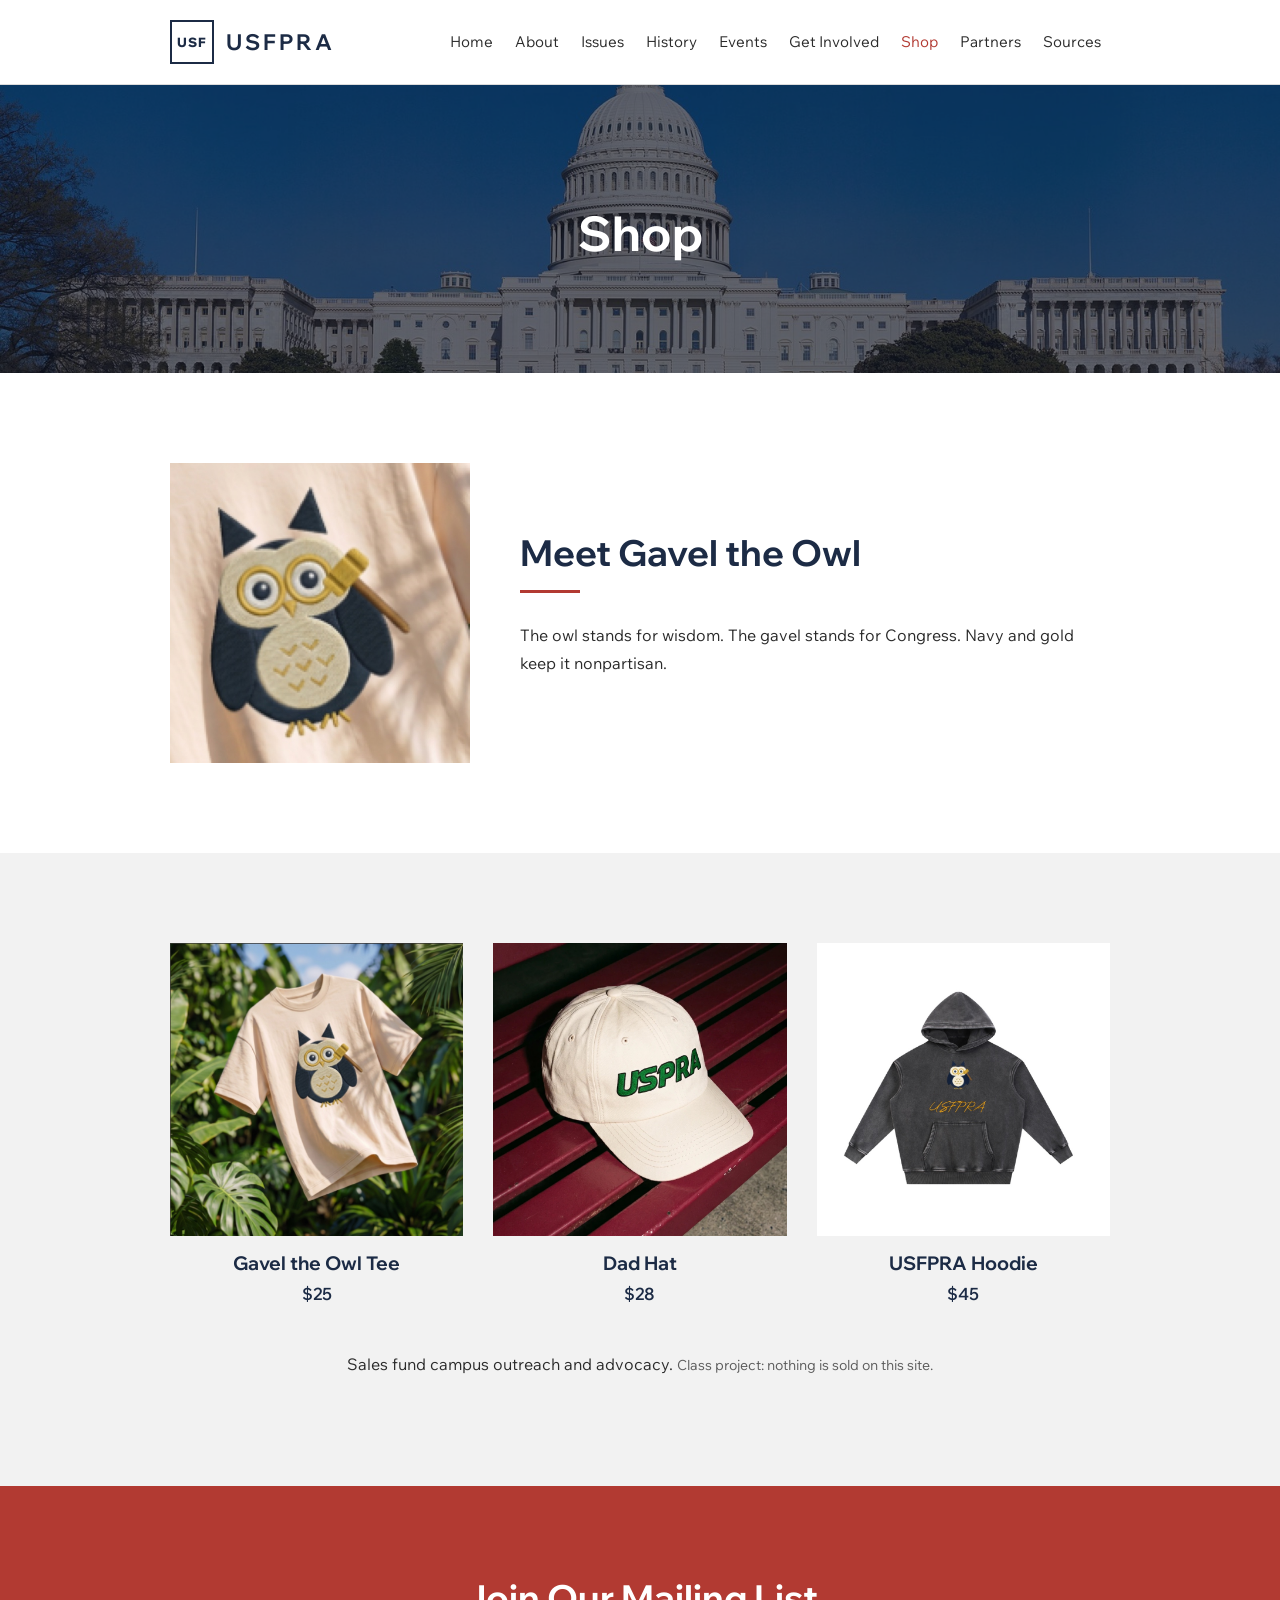
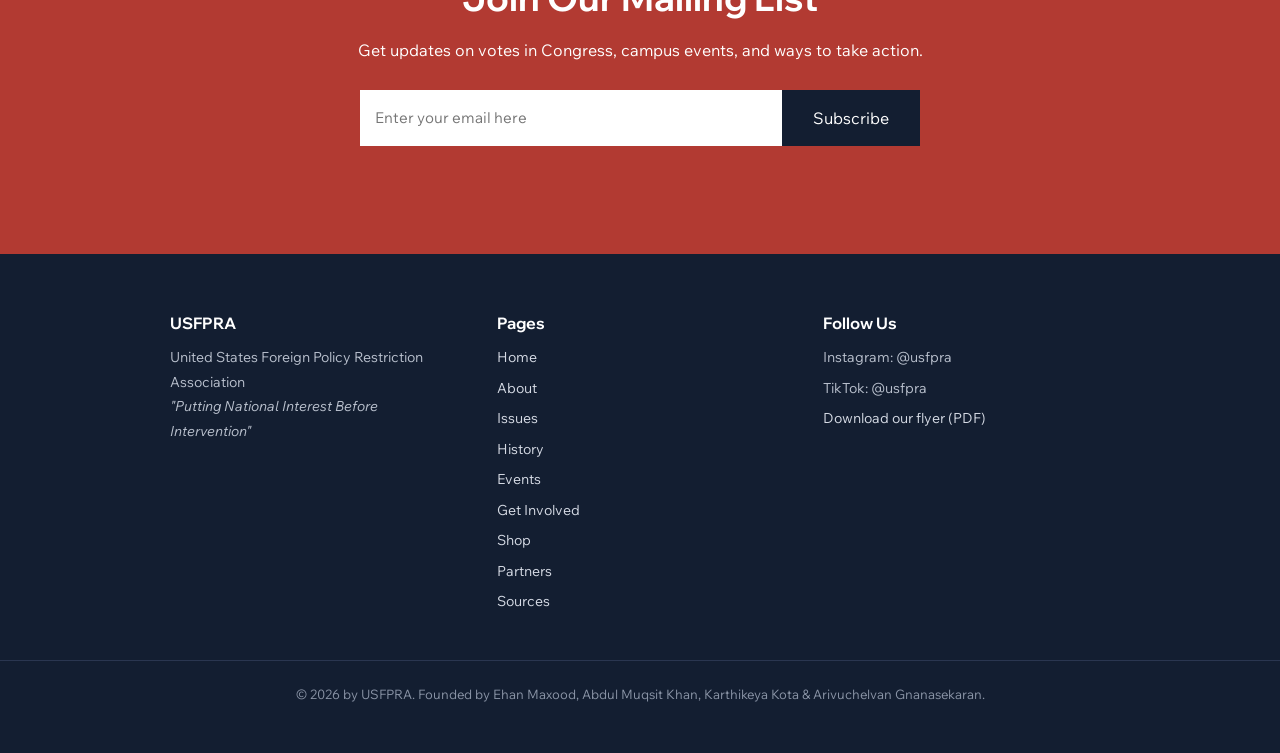
<file: shop.html>
<!DOCTYPE html>
<html lang="en">
<head>
<meta charset="utf-8">
<meta name="viewport" content="width=device-width, initial-scale=1">
<title>Shop | USFPRA</title>
<meta name="description" content="Planned USFPRA merch featuring our mascot, Gavel the Owl.">
<link rel="preconnect" href="https://fonts.googleapis.com">
<link rel="preconnect" href="https://fonts.gstatic.com" crossorigin>
<link href="https://fonts.googleapis.com/css2?family=Wix+Madefor+Display:wght@500;600;700;800&family=Wix+Madefor+Text:ital,wght@0,400;0,600;1,400&display=swap" rel="stylesheet">
<link rel="stylesheet" href="style.css?v=1792966516">
<link rel="icon" href="data:image/svg+xml,%3Csvg xmlns='http://www.w3.org/2000/svg' viewBox='0 0 32 32'%3E%3Crect width='32' height='32' fill='%231c2b45'/%3E%3Ctext x='16' y='21' font-family='Arial' font-weight='700' font-size='11' fill='white' text-anchor='middle'%3EUSF%3C/text%3E%3C/svg%3E">
</head>
<body>
<header class="site-header">
  <div class="container">
    <a class="logo" href="index.html">
      <span class="logo-mark">USF</span>
      <span class="logo-text"><b>USFPRA</b></span>
    </a>
    <button class="nav-toggle" aria-label="Menu" aria-expanded="false"><span></span><span></span><span></span></button>
    <nav class="main-nav">
      <ul>
        <li><a href="index.html">Home</a></li>
        <li><a href="about.html">About</a></li>
        <li><a href="issues.html">Issues</a></li>
        <li><a href="history.html">History</a></li>
        <li><a href="events.html">Events</a></li>
        <li><a href="get-involved.html">Get Involved</a></li>
        <li><a href="shop.html" class="active" aria-current="page">Shop</a></li>
        <li><a href="partners.html">Partners</a></li>
        <li><a href="sources.html">Sources</a></li>
      </ul>
    </nav>
  </div>
</header>
<main>
<section class="page-banner" style="background-image:url('img/capitol-full.jpg')">
  <div class="container">
    <h1>Shop</h1>
  </div>
</section>

<section class="strip">
  <div class="container">
    <div class="mascot reveal">
      <div class="mascot-art photo"><img src="img/merch/mascot.jpg" alt="Gavel the Owl, an embroidered owl holding a gavel"></div>
      <div>
        <h2>Meet Gavel the Owl</h2>
        <hr class="divider">
        <p>The owl stands for wisdom. The gavel stands for Congress. Navy and gold keep it nonpartisan.</p>
      </div>
    </div>
  </div>
</section>

<section class="strip strip-gray">
  <div class="container">
    <div class="products">
      <div class="product reveal"><div class="img photo"><img src="img/merch/tshirt.jpg" alt="Cream T-shirt with an embroidered Gavel the Owl"></div><h3>Gavel the Owl Tee</h3><div class="price">$25</div></div>
      <div class="product reveal"><div class="img photo"><img src="img/merch/hat.jpg" alt="Cream dad hat with green embroidered lettering"></div><h3>Dad Hat</h3><div class="price">$28</div></div>
      <div class="product reveal"><div class="img photo white"><img src="img/merch/hoodie.jpg" alt="Charcoal hoodie with Gavel the Owl and USFPRA in gold script"></div><h3>USFPRA Hoodie</h3><div class="price">$45</div></div>
    </div>
    <p class="center reveal" style="margin-top:36px">Sales fund campus outreach and advocacy. <span class="muted-note">Class project: nothing is sold on this site.</span></p>
  </div>
</section>
</main>

<section class="strip strip-red center">
  <div class="container">
    <h2>Join Our Mailing List</h2>
    <p>Get updates on votes in Congress, campus events, and ways to take action.</p>
    <form class="subscribe-form" name="newsletter" method="POST" data-netlify="true" netlify-honeypot="bot-field">
      <input type="hidden" name="form-name" value="newsletter">
      <p hidden><label>Don't fill this out: <input name="bot-field"></label></p>
      <div class="subscribe">
        <input type="email" name="email" placeholder="Enter your email here" aria-label="Email" required>
        <button type="submit">Subscribe</button>
      </div>
      <p class="form-msg" aria-live="polite"></p>
    </form>
  </div>
</section>

<footer class="site-footer">
  <div class="container">
    <div>
      <h4>USFPRA</h4>
      <p>United States Foreign Policy Restriction Association<br>
      <em>"Putting National Interest Before Intervention"</em></p>
    </div>
    <div>
      <h4>Pages</h4>
      <ul>
        <li><a href="index.html">Home</a></li>
        <li><a href="about.html">About</a></li>
        <li><a href="issues.html">Issues</a></li>
        <li><a href="history.html">History</a></li>
        <li><a href="events.html">Events</a></li>
        <li><a href="get-involved.html">Get Involved</a></li>
        <li><a href="shop.html">Shop</a></li>
        <li><a href="partners.html">Partners</a></li>
        <li><a href="sources.html">Sources</a></li>
      </ul>
    </div>
    <div>
      <h4>Follow Us</h4>
      <ul>
        <li>Instagram: @usfpra</li>
        <li>TikTok: @usfpra</li>
        <li><a href="USFPRA-Flyer.pdf">Download our flyer (PDF)</a></li>
      </ul>
    </div>
  </div>
  <p class="copyright">&copy; <span class="year">2026</span> by USFPRA. Founded by Ehan Maxood, Abdul Muqsit Khan, Karthikeya Kota &amp; Arivuchelvan Gnanasekaran.</p>
</footer>
<script src="main.js?v=1792966516"></script>
</body>
</html>
</file>
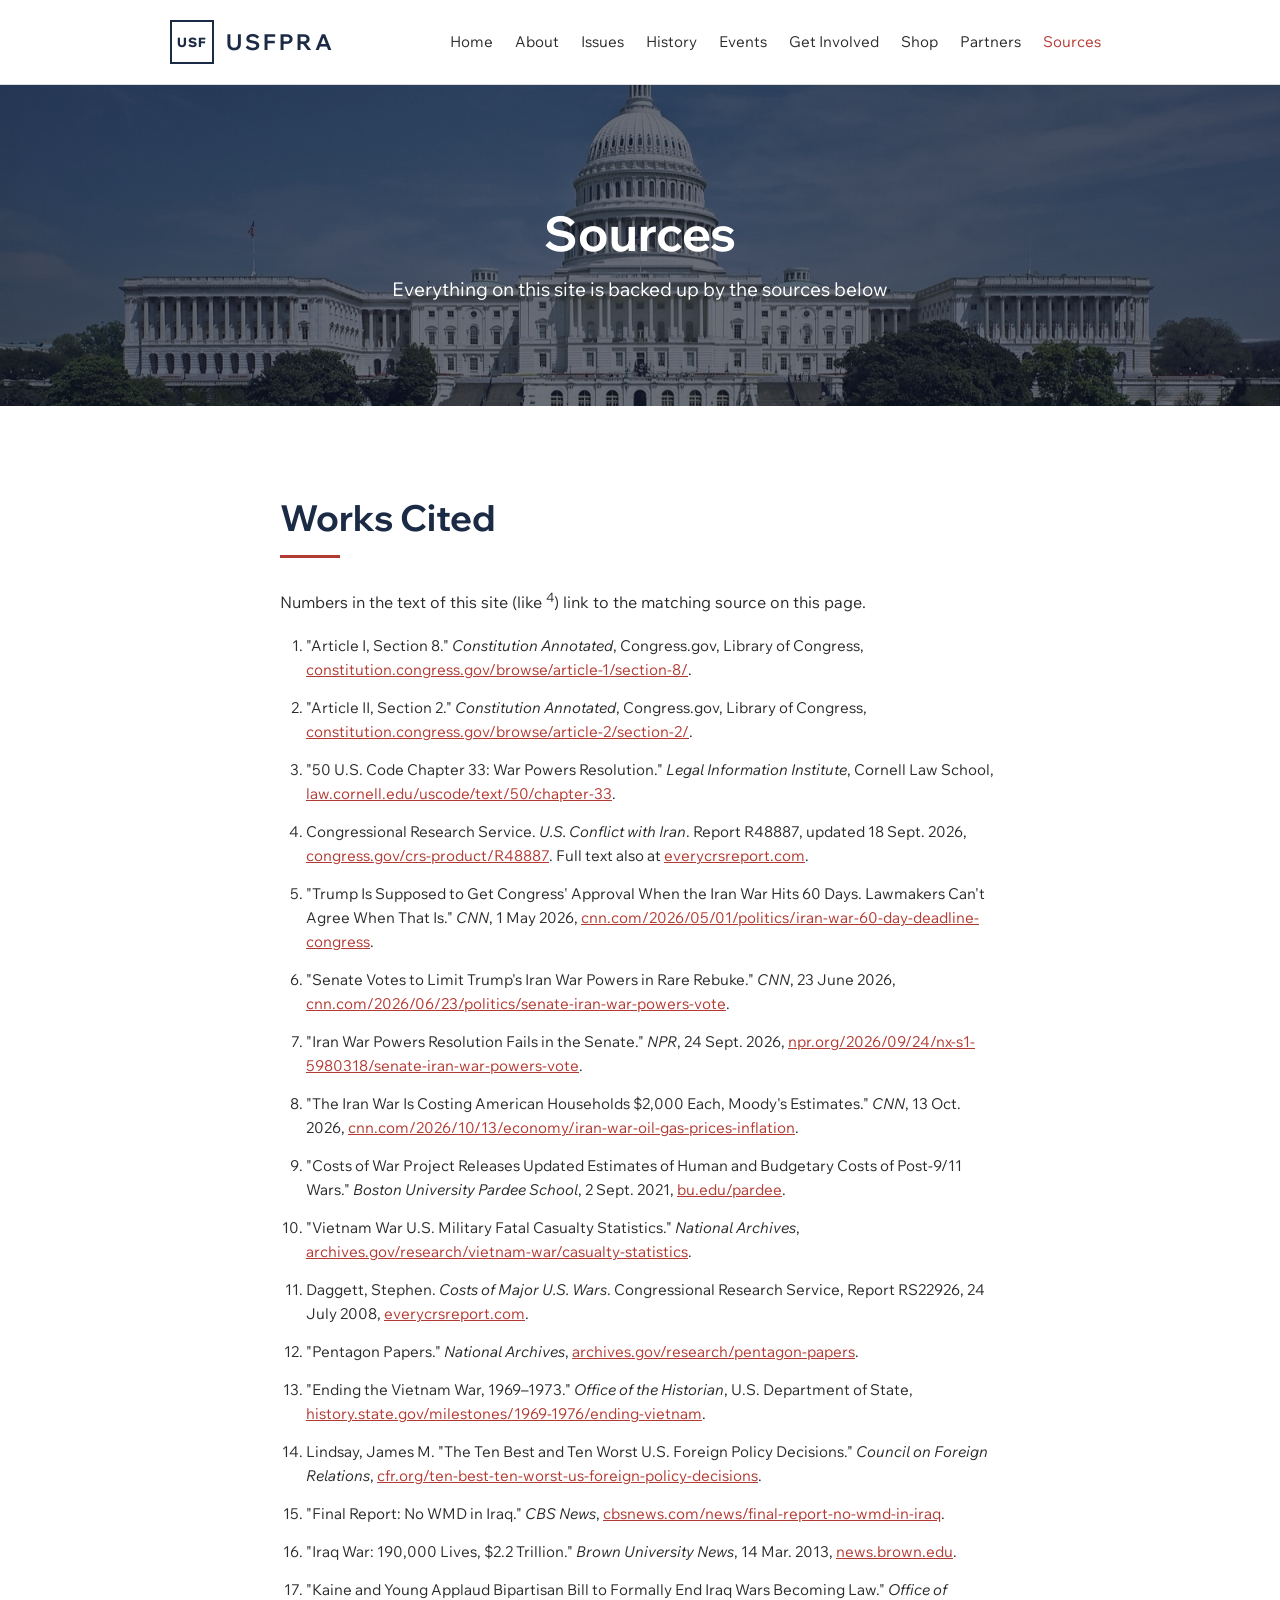
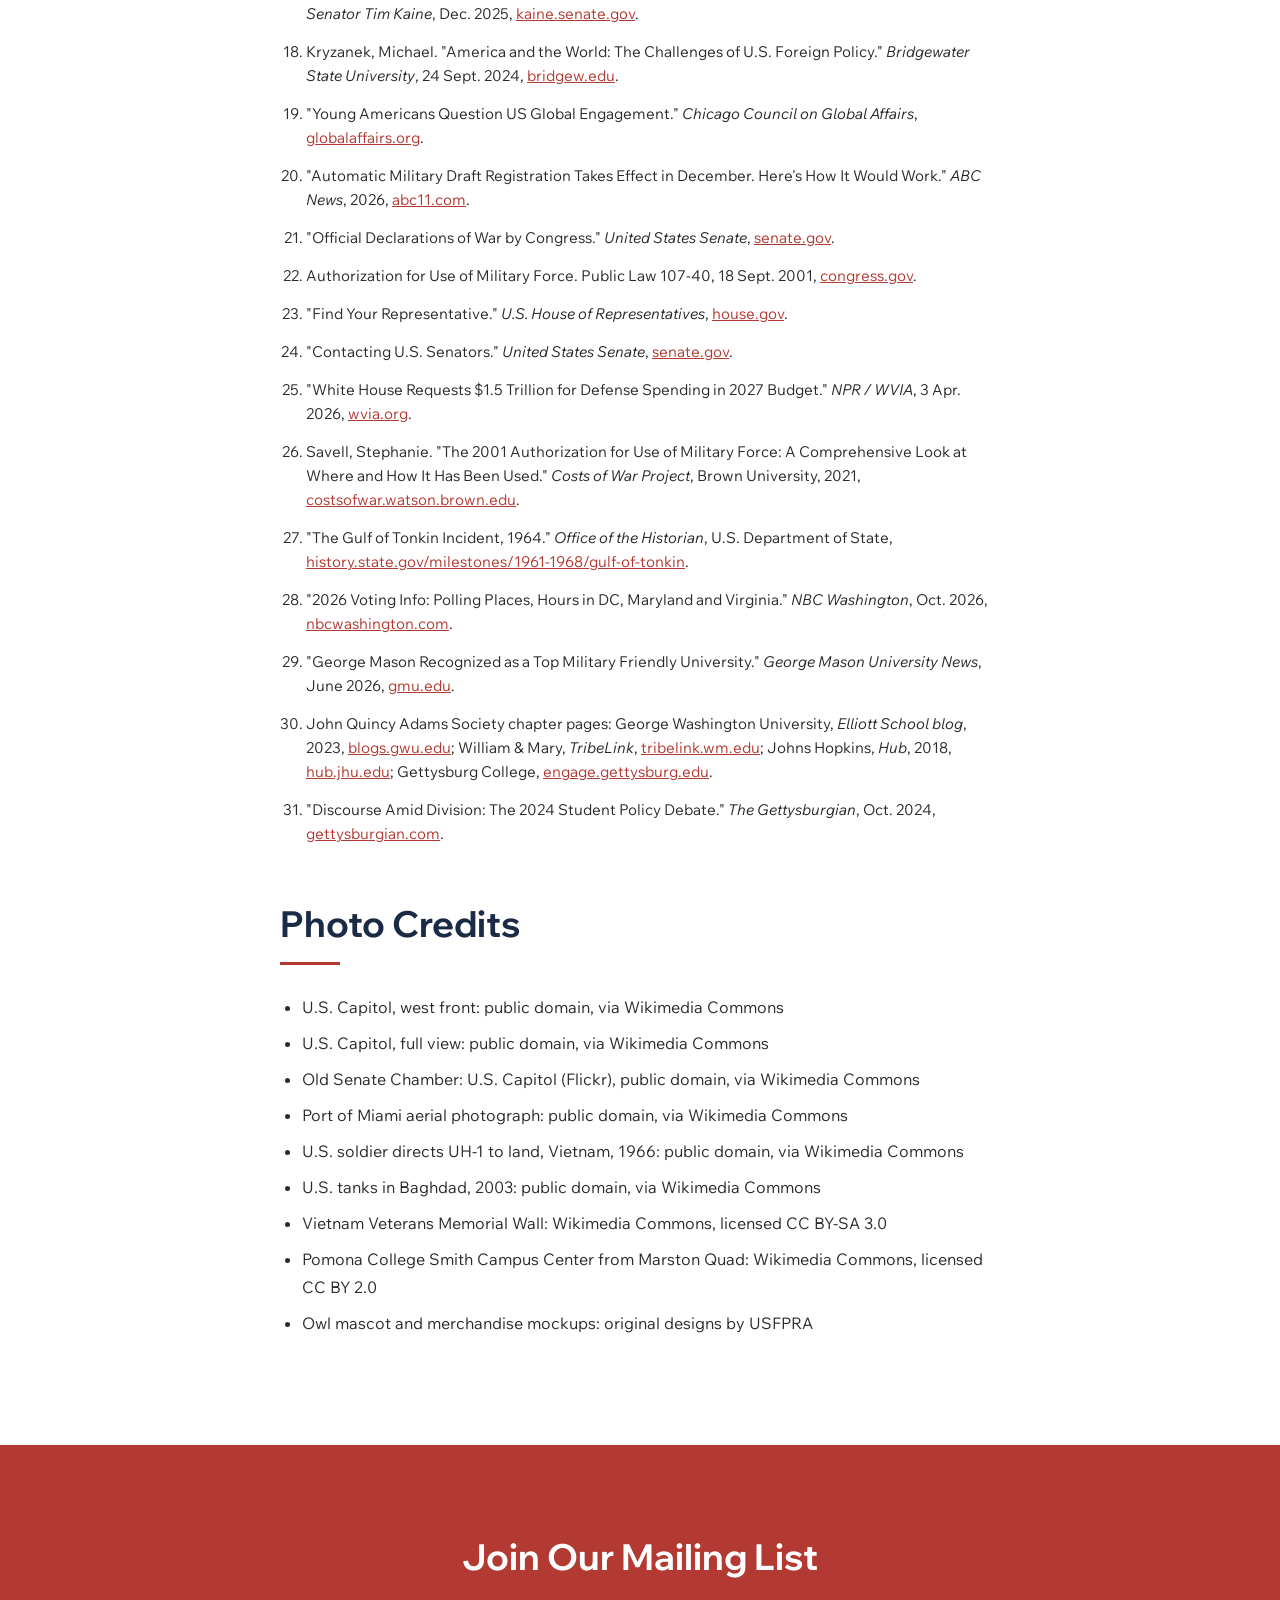
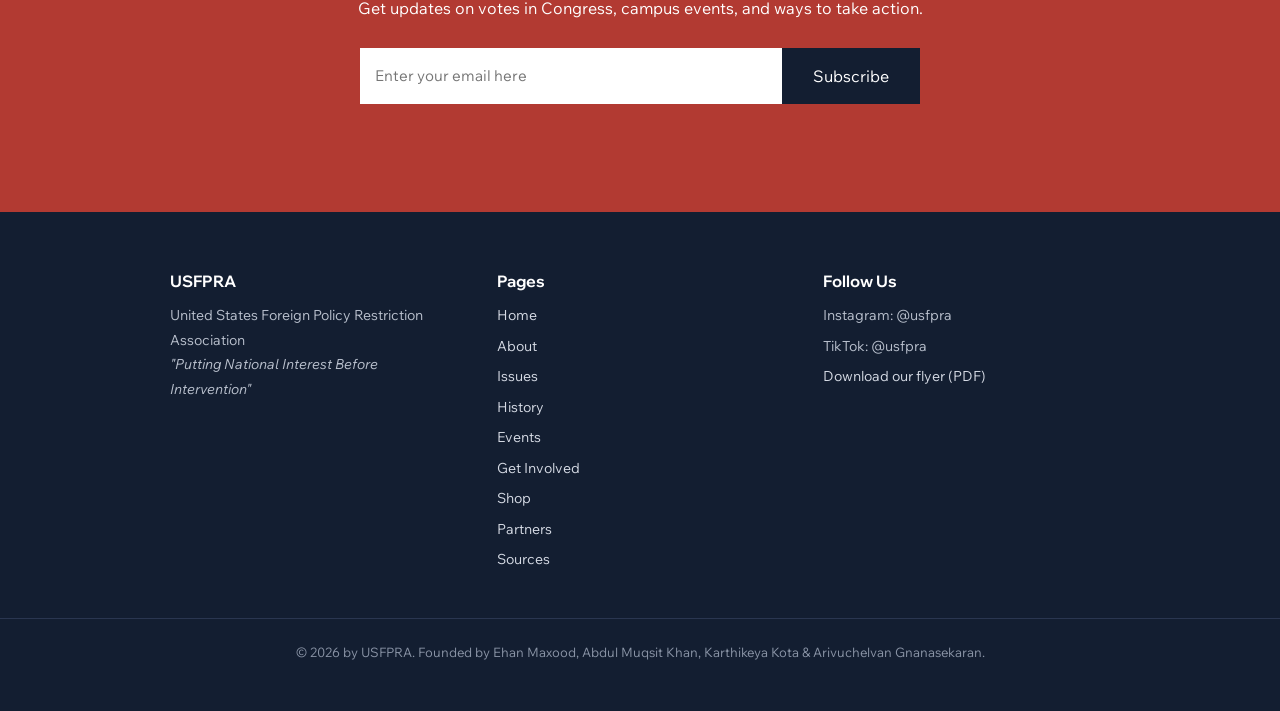
<file: sources.html>
<!DOCTYPE html>
<html lang="en">
<head>
<meta charset="utf-8">
<meta name="viewport" content="width=device-width, initial-scale=1">
<title>Sources | USFPRA</title>
<meta name="description" content="Works cited for the USFPRA website, including government documents, Congressional Research Service reports, and news coverage.">
<link rel="preconnect" href="https://fonts.googleapis.com">
<link rel="preconnect" href="https://fonts.gstatic.com" crossorigin>
<link href="https://fonts.googleapis.com/css2?family=Wix+Madefor+Display:wght@500;600;700;800&family=Wix+Madefor+Text:ital,wght@0,400;0,600;1,400&display=swap" rel="stylesheet">
<link rel="stylesheet" href="style.css?v=1792966516">
<link rel="icon" href="data:image/svg+xml,%3Csvg xmlns='http://www.w3.org/2000/svg' viewBox='0 0 32 32'%3E%3Crect width='32' height='32' fill='%231c2b45'/%3E%3Ctext x='16' y='21' font-family='Arial' font-weight='700' font-size='11' fill='white' text-anchor='middle'%3EUSF%3C/text%3E%3C/svg%3E">
</head>
<body>
<header class="site-header">
  <div class="container">
    <a class="logo" href="index.html">
      <span class="logo-mark">USF</span>
      <span class="logo-text"><b>USFPRA</b></span>
    </a>
    <button class="nav-toggle" aria-label="Menu" aria-expanded="false"><span></span><span></span><span></span></button>
    <nav class="main-nav">
      <ul>
        <li><a href="index.html">Home</a></li>
        <li><a href="about.html">About</a></li>
        <li><a href="issues.html">Issues</a></li>
        <li><a href="history.html">History</a></li>
        <li><a href="events.html">Events</a></li>
        <li><a href="get-involved.html">Get Involved</a></li>
        <li><a href="shop.html">Shop</a></li>
        <li><a href="partners.html">Partners</a></li>
        <li><a href="sources.html" class="active" aria-current="page">Sources</a></li>
      </ul>
    </nav>
  </div>
</header>
<main>
<section class="page-banner" style="background-image:url('img/capitol.jpg')">
  <div class="container">
    <h1>Sources</h1>
    <p>Everything on this site is backed up by the sources below</p>
  </div>
</section>

<section class="strip">
  <div class="container article">
    <h2>Works Cited</h2>
    <hr class="divider">
    <p>Numbers in the text of this site (like <sup>4</sup>) link to the matching source on this page.</p>
    <ol class="sources">
      <li id="s1">"Article I, Section 8." <em>Constitution Annotated</em>, Congress.gov, Library of Congress, <a href="https://constitution.congress.gov/browse/article-1/section-8/">constitution.congress.gov/browse/article-1/section-8/</a>.</li>
      <li id="s2">"Article II, Section 2." <em>Constitution Annotated</em>, Congress.gov, Library of Congress, <a href="https://constitution.congress.gov/browse/article-2/section-2/">constitution.congress.gov/browse/article-2/section-2/</a>.</li>
      <li id="s3">"50 U.S. Code Chapter 33: War Powers Resolution." <em>Legal Information Institute</em>, Cornell Law School, <a href="https://www.law.cornell.edu/uscode/text/50/chapter-33">law.cornell.edu/uscode/text/50/chapter-33</a>.</li>
      <li id="s4">Congressional Research Service. <em>U.S. Conflict with Iran</em>. Report R48887, updated 18 Sept. 2026, <a href="https://www.congress.gov/crs-product/R48887">congress.gov/crs-product/R48887</a>. Full text also at <a href="https://www.everycrsreport.com/files/2026-09-18_R48887_bfd76010a42a6c04dd7691ebd96d44b2dcb54418.pdf">everycrsreport.com</a>.</li>
      <li id="s5">"Trump Is Supposed to Get Congress' Approval When the Iran War Hits 60 Days. Lawmakers Can't Agree When That Is." <em>CNN</em>, 1 May 2026, <a href="https://www.cnn.com/2026/05/01/politics/iran-war-60-day-deadline-congress">cnn.com/2026/05/01/politics/iran-war-60-day-deadline-congress</a>.</li>
      <li id="s6">"Senate Votes to Limit Trump's Iran War Powers in Rare Rebuke." <em>CNN</em>, 23 June 2026, <a href="https://www.cnn.com/2026/06/23/politics/senate-iran-war-powers-vote">cnn.com/2026/06/23/politics/senate-iran-war-powers-vote</a>.</li>
      <li id="s7">"Iran War Powers Resolution Fails in the Senate." <em>NPR</em>, 24 Sept. 2026, <a href="https://www.npr.org/2026/09/24/nx-s1-5980318/senate-iran-war-powers-vote">npr.org/2026/09/24/nx-s1-5980318/senate-iran-war-powers-vote</a>.</li>
      <li id="s8">"The Iran War Is Costing American Households $2,000 Each, Moody's Estimates." <em>CNN</em>, 13 Oct. 2026, <a href="https://www.cnn.com/2026/10/13/economy/iran-war-oil-gas-prices-inflation">cnn.com/2026/10/13/economy/iran-war-oil-gas-prices-inflation</a>.</li>
      <li id="s9">"Costs of War Project Releases Updated Estimates of Human and Budgetary Costs of Post-9/11 Wars." <em>Boston University Pardee School</em>, 2 Sept. 2021, <a href="https://www.bu.edu/pardee/2021/09/02/costs-of-war-project-releases-updated-estimates-of-human-and-financial-costs-of-post-9-11-wars">bu.edu/pardee</a>.</li>
      <li id="s10">"Vietnam War U.S. Military Fatal Casualty Statistics." <em>National Archives</em>, <a href="https://www.archives.gov/research/vietnam-war/casualty-statistics">archives.gov/research/vietnam-war/casualty-statistics</a>.</li>
      <li id="s11">Daggett, Stephen. <em>Costs of Major U.S. Wars</em>. Congressional Research Service, Report RS22926, 24 July 2008, <a href="https://www.everycrsreport.com/files/20080724_RS22926_89cefc15aa05386c97d0fca5de3b407d851bb240.html">everycrsreport.com</a>.</li>
      <li id="s12">"Pentagon Papers." <em>National Archives</em>, <a href="https://www.archives.gov/research/pentagon-papers">archives.gov/research/pentagon-papers</a>.</li>
      <li id="s13">"Ending the Vietnam War, 1969–1973." <em>Office of the Historian</em>, U.S. Department of State, <a href="https://history.state.gov/milestones/1969-1976/ending-vietnam">history.state.gov/milestones/1969-1976/ending-vietnam</a>.</li>
      <li id="s14">Lindsay, James M. "The Ten Best and Ten Worst U.S. Foreign Policy Decisions." <em>Council on Foreign Relations</em>, <a href="https://www.cfr.org/ten-best-ten-worst-us-foreign-policy-decisions/">cfr.org/ten-best-ten-worst-us-foreign-policy-decisions</a>.</li>
      <li id="s15">"Final Report: No WMD in Iraq." <em>CBS News</em>, <a href="https://www.cbsnews.com/news/final-report-no-wmd-in-iraq/">cbsnews.com/news/final-report-no-wmd-in-iraq</a>.</li>
      <li id="s16">"Iraq War: 190,000 Lives, $2.2 Trillion." <em>Brown University News</em>, 14 Mar. 2013, <a href="https://archive2.news.brown.edu/2007-2015/articles/2013/03/warcosts.html">news.brown.edu</a>.</li>
      <li id="s17">"Kaine and Young Applaud Bipartisan Bill to Formally End Iraq Wars Becoming Law." <em>Office of Senator Tim Kaine</em>, Dec. 2025, <a href="https://www.kaine.senate.gov/press-releases/kaine-and-young-applaud-bipartisan-bill-to-formally-end-iraq-wars-becoming-law">kaine.senate.gov</a>.</li>
      <li id="s18">Kryzanek, Michael. "America and the World: The Challenges of U.S. Foreign Policy." <em>Bridgewater State University</em>, 24 Sept. 2024, <a href="https://www.bridgew.edu/stories/2024/america-and-world-challenges-us-foreign-policy">bridgew.edu</a>.</li>
      <li id="s19">"Young Americans Question US Global Engagement." <em>Chicago Council on Global Affairs</em>, <a href="https://globalaffairs.org/research/public-opinion-survey/young-americans-question-us-global-engagement">globalaffairs.org</a>.</li>
      <li id="s20">"Automatic Military Draft Registration Takes Effect in December. Here's How It Would Work." <em>ABC News</em>, 2026, <a href="https://abc11.com/amp/post/us-draft-2026-automatic-military-registration-takes-effect-december-trump-administration-heres-how-would-work/18863198/">abc11.com</a>.</li>
      <li id="s21">"Official Declarations of War by Congress." <em>United States Senate</em>, <a href="https://www.senate.gov/about/powers-procedures/declarations-of-war.htm">senate.gov</a>.</li>
      <li id="s22">Authorization for Use of Military Force. Public Law 107-40, 18 Sept. 2001, <a href="https://www.congress.gov/107/plaws/publ40/PLAW-107publ40.pdf">congress.gov</a>.</li>
      <li id="s23">"Find Your Representative." <em>U.S. House of Representatives</em>, <a href="https://www.house.gov/representatives/find-your-representative">house.gov</a>.</li>
      <li id="s24">"Contacting U.S. Senators." <em>United States Senate</em>, <a href="https://www.senate.gov/senators/senators-contact.htm">senate.gov</a>.</li>
      <li id="s25">"White House Requests $1.5 Trillion for Defense Spending in 2027 Budget." <em>NPR / WVIA</em>, 3 Apr. 2026, <a href="https://www.wvia.org/news/politics/2026-04-03/white-house-requests-1-5-trillion-for-defense-spending-in-2027-budget">wvia.org</a>.</li>
      <li id="s26">Savell, Stephanie. "The 2001 Authorization for Use of Military Force: A Comprehensive Look at Where and How It Has Been Used." <em>Costs of War Project</em>, Brown University, 2021, <a href="https://costsofwar.watson.brown.edu/paper/2001-authorization-use-military-force-comprehensive-look-where-and-how-it-has-been-used">costsofwar.watson.brown.edu</a>.</li>
      <li id="s27">"The Gulf of Tonkin Incident, 1964." <em>Office of the Historian</em>, U.S. Department of State, <a href="https://history.state.gov/milestones/1961-1968/gulf-of-tonkin">history.state.gov/milestones/1961-1968/gulf-of-tonkin</a>.</li>
      <li id="s28">"2026 Voting Info: Polling Places, Hours in DC, Maryland and Virginia." <em>NBC Washington</em>, Oct. 2026, <a href="https://www.nbcwashington.com/news/local/2026-voting-info-polling-places-hours-dc-maryland-and-virginia/4157668/">nbcwashington.com</a>.</li>
      <li id="s29">"George Mason Recognized as a Top Military Friendly University." <em>George Mason University News</em>, June 2026, <a href="https://content.gmu.edu/news/2026-06/george-mason-recognized-top-military-friendly-university">gmu.edu</a>.</li>
      <li id="s30">John Quincy Adams Society chapter pages: George Washington University, <em>Elliott School blog</em>, 2023, <a href="https://blogs.gwu.edu/elliott360/?p=1673">blogs.gwu.edu</a>; William &amp; Mary, <em>TribeLink</em>, <a href="https://tribelink.wm.edu/organization/jqas">tribelink.wm.edu</a>; Johns Hopkins, <em>Hub</em>, 2018, <a href="https://hub.jhu.edu/events/2018/09/14/john-quincy-adams-society-info-session/">hub.jhu.edu</a>; Gettysburg College, <a href="https://engage.gettysburg.edu/JQAS">engage.gettysburg.edu</a>.</li>
      <li id="s31">"Discourse Amid Division: The 2024 Student Policy Debate." <em>The Gettysburgian</em>, Oct. 2024, <a href="https://gettysburgian.com/2024/10/discourse-amid-division-the-2024-student-policy-debate/">gettysburgian.com</a>.</li>
    </ol>

    <h2>Photo Credits</h2>
    <hr class="divider">
    <ul>
      <li>U.S. Capitol, west front: public domain, via Wikimedia Commons</li>
      <li>U.S. Capitol, full view: public domain, via Wikimedia Commons</li>
      <li>Old Senate Chamber: U.S. Capitol (Flickr), public domain, via Wikimedia Commons</li>
      <li>Port of Miami aerial photograph: public domain, via Wikimedia Commons</li>
      <li>U.S. soldier directs UH-1 to land, Vietnam, 1966: public domain, via Wikimedia Commons</li>
      <li>U.S. tanks in Baghdad, 2003: public domain, via Wikimedia Commons</li>
      <li>Vietnam Veterans Memorial Wall: Wikimedia Commons, licensed CC BY-SA 3.0</li>
      <li>Pomona College Smith Campus Center from Marston Quad: Wikimedia Commons, licensed CC BY 2.0</li>
      <li>Owl mascot and merchandise mockups: original designs by USFPRA</li>
    </ul>
  </div>
</section>
</main>

<section class="strip strip-red center">
  <div class="container">
    <h2>Join Our Mailing List</h2>
    <p>Get updates on votes in Congress, campus events, and ways to take action.</p>
    <form class="subscribe-form" name="newsletter" method="POST" data-netlify="true" netlify-honeypot="bot-field">
      <input type="hidden" name="form-name" value="newsletter">
      <p hidden><label>Don't fill this out: <input name="bot-field"></label></p>
      <div class="subscribe">
        <input type="email" name="email" placeholder="Enter your email here" aria-label="Email" required>
        <button type="submit">Subscribe</button>
      </div>
      <p class="form-msg" aria-live="polite"></p>
    </form>
  </div>
</section>

<footer class="site-footer">
  <div class="container">
    <div>
      <h4>USFPRA</h4>
      <p>United States Foreign Policy Restriction Association<br>
      <em>"Putting National Interest Before Intervention"</em></p>
    </div>
    <div>
      <h4>Pages</h4>
      <ul>
        <li><a href="index.html">Home</a></li>
        <li><a href="about.html">About</a></li>
        <li><a href="issues.html">Issues</a></li>
        <li><a href="history.html">History</a></li>
        <li><a href="events.html">Events</a></li>
        <li><a href="get-involved.html">Get Involved</a></li>
        <li><a href="shop.html">Shop</a></li>
        <li><a href="partners.html">Partners</a></li>
        <li><a href="sources.html">Sources</a></li>
      </ul>
    </div>
    <div>
      <h4>Follow Us</h4>
      <ul>
        <li>Instagram: @usfpra</li>
        <li>TikTok: @usfpra</li>
        <li><a href="USFPRA-Flyer.pdf">Download our flyer (PDF)</a></li>
      </ul>
    </div>
  </div>
  <p class="copyright">&copy; <span class="year">2026</span> by USFPRA. Founded by Ehan Maxood, Abdul Muqsit Khan, Karthikeya Kota &amp; Arivuchelvan Gnanasekaran.</p>
</footer>
<script src="main.js?v=1792966516"></script>
</body>
</html>
</file>
<file: style.css>
/* USFPRA site styles */

:root {
  --navy: #1c2b45;
  --navy-dark: #131e31;
  --red: #b23a32;
  --red-dark: #8f2c25;
  --cream: #f6f3ee;
  --gray: #f2f2f2;
  --line: #dcdcdc;
  --text: #2b2b2b;
  --text-light: #5c5c5c;
  --white: #ffffff;
  --display: "Wix Madefor Display", "Helvetica Neue", Helvetica, Arial, sans-serif;
  --body: "Wix Madefor Text", "Helvetica Neue", Helvetica, Arial, sans-serif;
}

* { box-sizing: border-box; }

html { scroll-behavior: smooth; }

body {
  margin: 0;
  font-family: var(--body);
  font-size: 16px;
  line-height: 1.75;
  color: var(--text);
  background: var(--white);
}

img { max-width: 100%; display: block; }

a { color: var(--red); }
a:hover { color: var(--red-dark); }

:focus-visible { outline: 2px solid var(--red); outline-offset: 2px; }

h1, h2, h3, h4 {
  font-family: var(--display);
  font-weight: 700;
  line-height: 1.2;
  margin: 0 0 16px;
  color: var(--navy);
}
h1 { font-size: 52px; }
h2 { font-size: 36px; }
h3 { font-size: 22px; }
h4 { font-size: 18px; }
p { margin: 0 0 18px; }

.container { width: 980px; max-width: 100%; margin: 0 auto; padding: 0 20px; }
.center { text-align: center; }

/* little line under section titles */
.divider { width: 60px; height: 3px; background: var(--red); margin: 0 0 28px; border: 0; }
.center .divider { margin-left: auto; margin-right: auto; }

/* ---------- header ---------- */
.site-header {
  position: sticky;
  top: 0;
  z-index: 50;
  background: var(--white);
  border-bottom: 1px solid var(--line);
}
.site-header .container {
  display: flex;
  align-items: center;
  justify-content: space-between;
  height: 84px;
}
.logo {
  text-decoration: none;
  color: var(--navy);
  display: flex;
  align-items: center;
  gap: 12px;
}
.logo-mark {
  width: 44px;
  height: 44px;
  border: 2px solid var(--navy);
  display: flex;
  align-items: center;
  justify-content: center;
  font-family: var(--display);
  font-weight: 800;
  font-size: 13px;
  letter-spacing: 1px;
}
.logo-text b {
  display: block;
  font-family: var(--display);
  font-size: 22px;
  letter-spacing: 3px;
  line-height: 1;
}
.logo-text small {
  display: block;
  font-size: 10.5px;
  letter-spacing: 1.2px;
  text-transform: uppercase;
  color: var(--text-light);
  margin-top: 4px;
}
.main-nav ul { list-style: none; margin: 0; padding: 0; display: flex; gap: 4px; }
.main-nav a {
  display: block;
  padding: 8px 9px;
  text-decoration: none;
  color: var(--text);
  font-size: 14.5px;
  white-space: nowrap;
  transition: color .2s;
}
.main-nav a:hover { color: var(--red); }
.main-nav a.active { color: var(--red); }
.nav-toggle {
  display: none;
  background: none;
  border: 0;
  width: 44px;
  height: 44px;
  cursor: pointer;
  padding: 10px;
}
.nav-toggle span { display: block; height: 2px; background: var(--navy); margin: 6px 0; }

/* ---------- buttons ---------- */
.btn {
  display: inline-block;
  padding: 13px 34px;
  background: var(--red);
  color: var(--white);
  text-decoration: none;
  font-size: 15px;
  border: 2px solid var(--red);
  cursor: pointer;
  font-family: var(--body);
  transition: background .2s, color .2s;
}
.btn:hover { background: var(--red-dark); border-color: var(--red-dark); color: var(--white); }
.btn-outline { background: transparent; color: var(--white); border-color: var(--white); }
.btn-outline:hover { background: var(--white); color: var(--navy); border-color: var(--white); }
.btn-navy { background: var(--navy); border-color: var(--navy); }
.btn-navy:hover { background: var(--navy-dark); border-color: var(--navy-dark); }

/* ---------- hero ---------- */
.hero {
  position: relative;
  min-height: 620px;
  display: flex;
  align-items: center;
  background-size: cover;
  background-position: center;
  color: var(--white);
}
.hero::before { content: ""; position: absolute; inset: 0; background: rgba(15, 24, 40, .58); }
.hero .container { position: relative; }
.hero h1 { color: var(--white); max-width: 720px; }
.hero p { font-size: 20px; max-width: 600px; }
.hero .tagline {
  font-size: 15px;
  letter-spacing: 3px;
  text-transform: uppercase;
  margin-bottom: 14px;
}
.page-banner {
  position: relative;
  padding: 120px 0 100px;
  background-size: cover;
  background-position: center;
  color: var(--white);
  text-align: center;
}
.page-banner::before { content: ""; position: absolute; inset: 0; background: rgba(15, 24, 40, .62); }
.page-banner .container { position: relative; }
.page-banner h1 { color: var(--white); font-size: 48px; margin-bottom: 10px; }
.page-banner p { font-size: 19px; margin: 0; }

/* ---------- strips ---------- */
.strip { padding: 90px 0; }
.strip-gray { background: var(--gray); }
.strip-cream { background: var(--cream); }
.strip-navy { background: var(--navy); color: #e8ebf1; }
.strip-navy h2, .strip-navy h3 { color: var(--white); }
.strip-red { background: var(--red); color: var(--white); }
.strip-red h2 { color: var(--white); }
.strip-photo {
  position: relative;
  background-size: cover;
  background-position: center;
  color: var(--white);
}
.strip-photo::before { content: ""; position: absolute; inset: 0; background: rgba(15, 24, 40, .65); }
.strip-photo .container { position: relative; }
.strip-photo h2 { color: var(--white); }

.lead { font-size: 19px; color: var(--text-light); }
.strip-navy .lead, .strip-photo .lead { color: #d4d9e3; }

/* two column text + image */
.split { display: flex; gap: 50px; align-items: center; }
.split > * { flex: 1; }
.split img { width: 100%; height: 380px; object-fit: cover; }
.split.reverse { flex-direction: row-reverse; }

/* three column repeater */
.cols-3 { display: flex; gap: 30px; }
.cols-3 > * { flex: 1; }
.cols-2 { display: flex; gap: 40px; }
.cols-2 > * { flex: 1; }
.item img { width: 100%; height: 200px; object-fit: cover; margin-bottom: 20px; }
.item h3 { margin-bottom: 10px; }

.box { background: var(--white); padding: 34px 30px; border-top: 4px solid var(--red); }
.strip-navy .box { background: var(--navy-dark); color: #e8ebf1; }

/* numbers row */
.numbers { display: flex; text-align: center; border-top: 1px solid rgba(255,255,255,.2); border-bottom: 1px solid rgba(255,255,255,.2); }
.numbers > div { flex: 1; padding: 30px 14px; }
.numbers > div + div { border-left: 1px solid rgba(255,255,255,.2); }
.numbers b { display: block; font-family: var(--display); font-size: 40px; color: var(--white); line-height: 1.1; }
.numbers span { font-size: 14px; color: #c7cdd9; }
.numbers.light { border-color: var(--line); }
.numbers.light > div + div { border-color: var(--line); }
.numbers.light b { color: var(--red); }
.numbers.light span { color: var(--text-light); }

/* article style text pages */
.article { width: 760px; max-width: 100%; margin: 0 auto; }
.article h2 { margin-top: 56px; }
.article h2:first-child { margin-top: 0; }
.article h3 { margin-top: 34px; }
.article ul, .article ol { padding-left: 22px; margin: 0 0 18px; }
.article li { margin-bottom: 8px; }
.article img { width: 100%; margin: 10px 0 6px; }
.caption { font-size: 13px; color: var(--text-light); margin-bottom: 26px; }
.quote {
  border-left: 4px solid var(--red);
  padding: 4px 0 4px 22px;
  margin: 28px 0;
  font-family: var(--display);
  font-size: 21px;
  line-height: 1.5;
  color: var(--navy);
}
.quote cite { display: block; font-family: var(--body); font-size: 14px; font-style: normal; color: var(--text-light); margin-top: 8px; }
sup a { text-decoration: none; font-size: 12px; padding: 0 1px; }

.callout { background: var(--cream); padding: 26px 28px; margin: 28px 0; }
.callout h4 { margin-bottom: 8px; }

table.simple { width: 100%; border-collapse: collapse; margin: 10px 0 26px; font-size: 15px; }
table.simple th, table.simple td { text-align: left; padding: 12px 14px; border-bottom: 1px solid var(--line); vertical-align: top; }
table.simple th { background: var(--navy); color: var(--white); font-weight: 600; }

/* timeline list */
.timeline { list-style: none; padding: 0 !important; margin: 10px 0 26px; border-left: 2px solid var(--line); }
.timeline li { position: relative; padding: 0 0 18px 26px; margin: 0; }
.timeline li::before { content: ""; position: absolute; left: -7px; top: 9px; width: 12px; height: 12px; border-radius: 50%; background: var(--red); }
.timeline b { color: var(--navy); }

/* page sub nav (on long pages) */
.on-this-page { background: var(--gray); padding: 22px 26px; margin-bottom: 40px; }
.on-this-page h4 { margin-bottom: 8px; font-size: 15px; text-transform: uppercase; letter-spacing: 1px; }
.on-this-page ul { margin: 0; padding-left: 20px; }
.on-this-page li { margin: 3px 0; }

/* team */
.team { display: flex; gap: 26px; text-align: center; }
.team > div { flex: 1; }
.avatar {
  width: 140px;
  height: 140px;
  border-radius: 50%;
  margin: 0 auto 18px;
  background: var(--navy);
  color: var(--white);
  display: flex;
  align-items: center;
  justify-content: center;
  font-family: var(--display);
  font-size: 40px;
  font-weight: 700;
}
.team h3 { margin-bottom: 4px; }
.team .role { color: var(--red); font-size: 14px; margin-bottom: 10px; }
.team p { font-size: 15px; color: var(--text-light); }

/* accordion */
details.faq { border-bottom: 1px solid var(--line); }
details.faq summary {
  cursor: pointer;
  list-style: none;
  padding: 20px 30px 20px 0;
  font-family: var(--display);
  font-weight: 600;
  font-size: 18px;
  color: var(--navy);
  position: relative;
}
details.faq summary::-webkit-details-marker { display: none; }
details.faq summary::after { content: "+"; position: absolute; right: 4px; top: 16px; font-size: 24px; color: var(--red); }
details.faq[open] summary::after { content: "–"; }
details.faq p { padding-bottom: 6px; }

/* ---------- forms ---------- */
.form-row { display: flex; gap: 20px; }
.form-row > * { flex: 1; }
.field { margin-bottom: 20px; }
.field label { display: block; font-size: 14px; margin-bottom: 6px; }
.field input, .field select, .field textarea {
  width: 100%;
  padding: 12px 12px;
  border: 1px solid #bdbdbd;
  background: var(--white);
  font: inherit;
  font-size: 15px;
  color: var(--text);
  border-radius: 0;
}
.field textarea { min-height: 120px; resize: vertical; }
.field input:focus, .field select:focus, .field textarea:focus { border-color: var(--navy); outline: none; }
.checks label { display: inline-flex; align-items: center; gap: 8px; margin: 0 22px 10px 0; font-size: 15px; }
.checks input { width: auto; margin: 0; accent-color: var(--red); }
.form-msg { margin-top: 14px; font-size: 15px; }
.form-msg.error { color: var(--red); }

.subscribe { display: flex; gap: 0; max-width: 560px; margin: 26px auto 0; }
.subscribe input { flex: 1; padding: 14px; border: 1px solid var(--white); font: inherit; font-size: 15px; border-radius: 0; }
.subscribe button { padding: 0 30px; border: 1px solid var(--navy-dark); background: var(--navy-dark); color: var(--white); font: inherit; cursor: pointer; }
.subscribe button:hover { background: #0b1220; }

/* sources */
ol.sources { padding-left: 26px; }
ol.sources li { margin-bottom: 14px; font-size: 15px; line-height: 1.6; scroll-margin-top: 110px; }
ol.sources li:target { background: #fff7e0; }

/* ---------- footer ---------- */
.site-footer { background: var(--navy-dark); color: #b9c0cd; padding: 60px 0 30px; font-size: 14px; }
.site-footer .container { display: flex; gap: 40px; }
.site-footer .container > div { flex: 1; }
.site-footer h4 { color: var(--white); font-size: 16px; margin-bottom: 12px; }
.site-footer a { color: #d6dbe5; text-decoration: none; }
.site-footer a:hover { color: var(--white); text-decoration: underline; }
.site-footer ul { list-style: none; padding: 0; margin: 0; }
.site-footer li { margin-bottom: 6px; }
.copyright { text-align: center; border-top: 1px solid #2a3650; margin-top: 40px; padding-top: 22px; font-size: 13px; color: #8a94a6; }

/* fade in like a site builder reveal */
.reveal { opacity: 0; transform: translateY(20px); transition: opacity .8s ease, transform .8s ease; }
.reveal.shown { opacity: 1; transform: none; }
.no-js .reveal { opacity: 1; transform: none; }

@media (prefers-reduced-motion: reduce) {
  html { scroll-behavior: auto; }
  .reveal { opacity: 1; transform: none; transition: none; }
}

/* ---------- mobile ---------- */
@media (max-width: 1000px) {
  .nav-toggle { display: block; }
  .main-nav { display: none; position: absolute; top: 84px; left: 0; right: 0; background: var(--white); border-bottom: 1px solid var(--line); }
  .main-nav.open { display: block; }
  .main-nav ul { flex-direction: column; padding: 10px 20px 20px; }
  .main-nav a { padding: 12px 0; border-bottom: 1px solid var(--gray); }
}

@media (max-width: 900px) {
  h1 { font-size: 38px; }
  h2 { font-size: 30px; }
  .nav-toggle { display: block; }
  .main-nav { display: none; position: absolute; top: 84px; left: 0; right: 0; background: var(--white); border-bottom: 1px solid var(--line); }
  .main-nav.open { display: block; }
  .main-nav ul { flex-direction: column; padding: 10px 20px 20px; }
  .main-nav a { padding: 12px 0; border-bottom: 1px solid var(--gray); }
  .split, .split.reverse, .cols-3, .cols-2, .team, .form-row, .site-footer .container { flex-direction: column; }
  .split { gap: 30px; }
  .split img { height: 260px; }
  .numbers { flex-wrap: wrap; }
  .numbers > div { flex: 1 1 50%; }
  .numbers > div + div { border-left: 0; }
  .hero { min-height: 520px; }
  .hero p { font-size: 18px; }
  .page-banner { padding: 90px 0 70px; }
  .page-banner h1 { font-size: 36px; }
  .strip { padding: 64px 0; }
  .subscribe { flex-direction: column; gap: 10px; }
  .subscribe button { padding: 14px; }
  .logo-text small { display: none; }
}

/* ---------- shop ---------- */
.mascot { display: flex; gap: 50px; align-items: center; }
.mascot-art { flex: 0 0 300px; background: var(--cream); padding: 30px 40px 20px; }
.mascot-art svg { width: 100%; height: auto; }
.muted-note { color: var(--text-light); font-size: 14px; }
.name-options { display: flex; flex-wrap: wrap; gap: 8px; margin: 6px 0 18px; }
.name-options span { border: 1px solid var(--line); padding: 5px 12px; font-size: 14px; background: var(--white); }
.name-options span.picked { border-color: var(--navy); background: var(--navy); color: var(--white); }
.products { display: grid; grid-template-columns: repeat(3, 1fr); gap: 30px; }
.product .img { background: #f4f1ea; aspect-ratio: 1 / 1; display: flex; align-items: center; justify-content: center; padding: 24px; margin-bottom: 16px; position: relative; overflow: hidden; }
.product .img > svg { width: 86%; height: auto; }
.product { text-align: center; }
.product h3 { font-size: 19px; margin-bottom: 4px; }
.product .price { font-size: 17px; color: var(--navy); font-weight: 600; margin-bottom: 6px; }
.product p { font-size: 15px; color: var(--text-light); margin-bottom: 12px; }
.product .soon { display: inline-block; font-size: 13px; padding: 6px 14px; border: 1px solid var(--navy); color: var(--navy); }
.product .badge { position: absolute; top: 14px; left: 14px; background: #d4a838; color: #1c2b45; font-size: 12px; font-weight: 700; padding: 4px 10px; letter-spacing: .5px; }
.notice { background: var(--cream); border-left: 4px solid #d4a838; padding: 16px 20px; font-size: 15px; }

/* ---------- events / partners ---------- */
table.events td:first-child { white-space: nowrap; font-weight: 600; color: var(--navy); }
.college { border-bottom: 1px solid var(--line); padding: 18px 0; }
.college:first-child { border-top: 1px solid var(--line); }
.college h4 { margin: 0 0 4px; }
.college p { margin: 0; font-size: 15px; color: var(--text-light); }
.tag-fit { display: inline-block; font-size: 12px; background: var(--gray); padding: 2px 9px; margin-left: 8px; color: var(--text-light); vertical-align: middle; font-family: var(--body); font-weight: 400; }
.partner-grid { display: grid; grid-template-columns: 1fr 1fr; gap: 24px; }
.partner { background: var(--white); border: 1px solid var(--line); padding: 24px 26px; }
.partner h3 { font-size: 19px; margin-bottom: 6px; }
.partner p { font-size: 15px; color: var(--text-light); margin: 0; }
.partner .kind { font-size: 12px; text-transform: uppercase; letter-spacing: 1px; color: var(--red); margin-bottom: 6px; }
.tiers { display: grid; grid-template-columns: repeat(3, 1fr); gap: 24px; }
.tier-box { background: var(--white); padding: 28px; text-align: center; border-top: 4px solid var(--navy); }
.tier-box h3 { margin-bottom: 8px; }
.tier-box p { font-size: 15px; color: var(--text-light); margin: 0; }
.ways { display: grid; grid-template-columns: repeat(3, 1fr); gap: 24px; }
.ways a { display: block; text-decoration: none; color: inherit; background: var(--white); padding: 26px; border-top: 4px solid var(--red); transition: transform .2s; }
.ways a:hover { transform: translateY(-3px); }
.ways a h3 { margin-bottom: 6px; }
.ways a p { margin: 0 0 10px; font-size: 15px; color: var(--text-light); }
.ways a span { color: var(--red); font-size: 15px; }

@media (max-width: 900px) {
  .mascot { flex-direction: column; gap: 30px; }
  .mascot-art { flex: none; width: 260px; }
  .products, .partner-grid, .tiers, .ways { grid-template-columns: 1fr; }
  table.events td:first-child { white-space: normal; }
}

.mascot-art.photo { padding: 0; background: none; }
.mascot-art.photo img { width: 100%; height: auto; display: block; }
.product .img.photo { padding: 0; }
.product .img.photo img { width: 100%; height: 100%; object-fit: cover; }
.product .img.photo.white { background: #fff; }
.product .img.photo.white img { object-fit: contain; }
</file>
